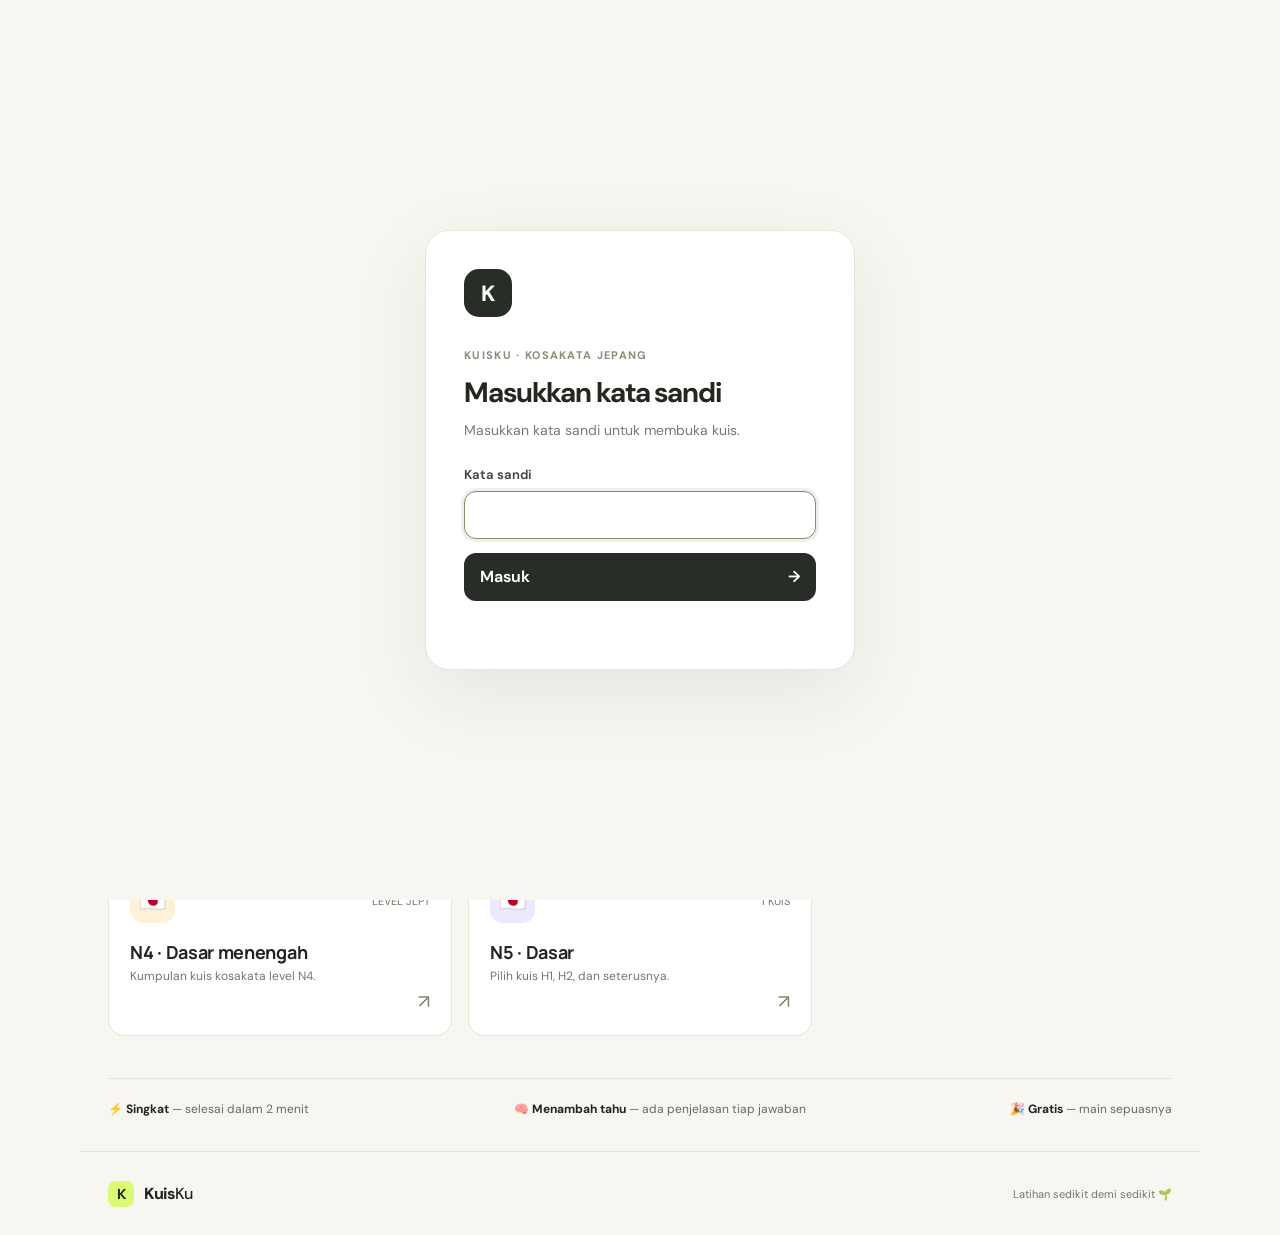
<file: index.html>
<!doctype html>
<html lang="id">
<head>
  <meta charset="utf-8">
  <meta name="viewport" content="width=device-width, initial-scale=1">
  <meta name="theme-color" content="#f7f6f1">
  <meta name="description" content="KuisKu: belajar hal baru lewat kuis singkat yang seru. Pilih topik, jawab pertanyaan, dan tantang temanmu!">
  <title>KuisKu — Belajar sambil main</title>
  <link rel="stylesheet" href="style.css">
  <link rel="stylesheet" href="auth.css">
  <script src="auth.js" defer></script>
</head>
<body>
  <header class="topbar">
    <a class="brand" href="#beranda" aria-label="KuisKu beranda"><span class="brand-mark">K</span><span>Kuis<span class="brand-light">Ku</span></span></a>
    <span class="top-note">Belajar boleh, bosan jangan ✨</span>
  </header>

  <main id="beranda">
    <section class="hero" aria-labelledby="hero-title">
      <div class="hero-copy">
        <span class="eyebrow"><span class="live-dot"></span> LATIHAN BAHASA JEPANG</span>
        <h1 id="hero-title">Belajar sedikit,<br>maju setiap hari<span class="question-mark">.</span></h1>
        <p>Kumpulan kuis kosakata Jepang N3 untuk membantu latihanmu, satu hari demi satu hari.</p>
        <a class="text-link" href="#pilih-kuis">Pilih level JLPT <span aria-hidden="true">↓</span></a>
      </div>
      <div class="hero-art" aria-hidden="true">
        <div class="orbit orbit-one"></div><div class="orbit orbit-two"></div>
        <div class="spark spark-one">✳</div><div class="spark spark-two">✦</div>
        <div class="book">🇯🇵</div><div class="bulb">あ</div>
        <div class="art-tag">LEVEL JLPT<br>N1 – N5</div>
      </div>
    </section>

    <section class="quiz-section" id="pilih-kuis" aria-labelledby="section-title">
      <div class="section-heading">
        <div><span class="eyebrow">KOSAKATA JEPANG</span><h2 id="section-title">Pilih level JLPT</h2></div>
        <span class="small-note">5 level tersedia</span>
      </div>
      <div class="topic-grid" id="topic-grid">
        <a class="topic-card" href="N1/index.html"><span class="topic-top"><span class="topic-icon" style="background:#ffe8ed">🇯🇵</span><span class="topic-count">LEVEL JLPT</span></span><h3>N1 · Mahir</h3><p>Kumpulan kuis kosakata level N1.</p><span class="topic-go" aria-hidden="true">↗</span></a>
        <a class="topic-card" href="N2/index.html"><span class="topic-top"><span class="topic-icon" style="background:#e5efff">🇯🇵</span><span class="topic-count">LEVEL JLPT</span></span><h3>N2 · Menengah atas</h3><p>Kumpulan kuis kosakata level N2.</p><span class="topic-go" aria-hidden="true">↗</span></a>
        <a class="topic-card" href="N3/index.html"><span class="topic-top"><span class="topic-icon" style="background:#e8f5ea">🇯🇵</span><span class="topic-count">2 KUIS</span></span><h3>N3 · Menengah</h3><p>Pilih kuis H1, H2, dan seterusnya.</p><span class="topic-go" aria-hidden="true">↗</span></a>
        <a class="topic-card" href="N4/index.html"><span class="topic-top"><span class="topic-icon" style="background:#fff0d8">🇯🇵</span><span class="topic-count">LEVEL JLPT</span></span><h3>N4 · Dasar menengah</h3><p>Kumpulan kuis kosakata level N4.</p><span class="topic-go" aria-hidden="true">↗</span></a>
        <a class="topic-card" href="N5/index.html"><span class="topic-top"><span class="topic-icon" style="background:#eee8ff">🇯🇵</span><span class="topic-count">1 KUIS</span></span><h3>N5 · Dasar</h3><p>Pilih kuis H1, H2, dan seterusnya.</p><span class="topic-go" aria-hidden="true">↗</span></a>
      </div>
    </section>

    <section class="why-strip" aria-label="Tentang KuisKu">
      <span>⚡ <b>Singkat</b> — selesai dalam 2 menit</span>
      <span>🧠 <b>Menambah tahu</b> — ada penjelasan tiap jawaban</span>
      <span>🎉 <b>Gratis</b> — main sepuasnya</span>
    </section>
  </main>
  <footer><a class="brand footer-brand" href="#beranda"><span class="brand-mark">K</span><span>Kuis<span class="brand-light">Ku</span></span></a><span>Latihan sedikit demi sedikit 🌱</span></footer>
</body>
</html>
</file>
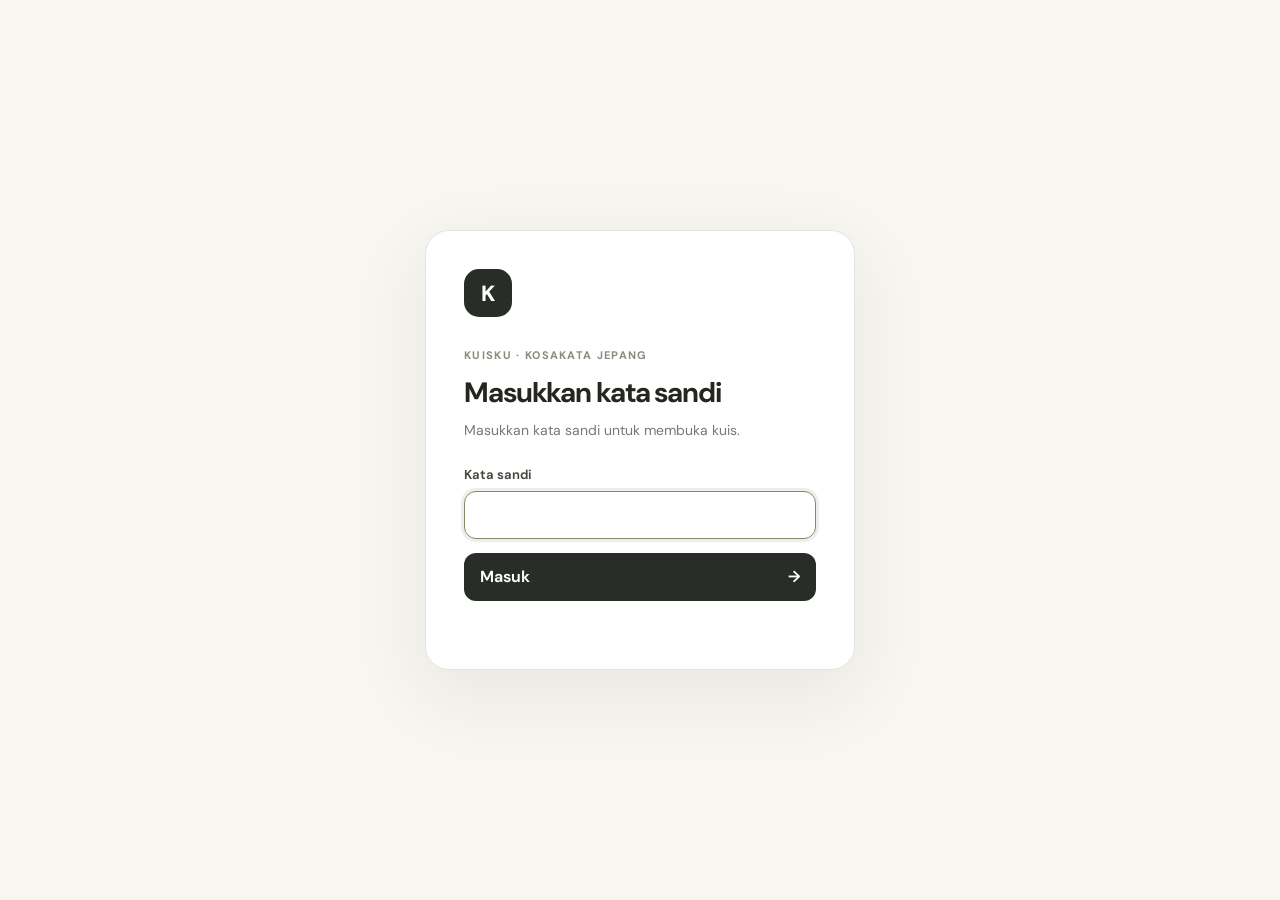
<file: N1/index.html>
<!doctype html><html lang="id"><head><meta charset="utf-8"><meta name="viewport" content="width=device-width, initial-scale=1"><meta name="theme-color" content="#f7f6f1"><title>N1 — KuisKu</title><link rel="stylesheet" href="../style.css"><link rel="stylesheet" href="../auth.css"><script src="../auth.js" defer></script></head><body><header class="topbar"><a class="brand" href="../index.html"><span class="brand-mark">K</span><span>Kuis<span class="brand-light">Ku</span></span></a><a class="top-note" href="../index.html">← Semua level</a></header><main><section class="hero"><div class="hero-copy"><span class="eyebrow">LEVEL JLPT</span><h1>N1<span class="question-mark">.</span></h1><p>Kuis kosakata N1 akan ditambahkan di sini.</p></div></section><section class="quiz-section"><a class="text-link" href="../index.html">← Kembali pilih level</a></section></main><footer><span>Latihan sedikit demi sedikit 🌱</span></footer></body></html>
</file>
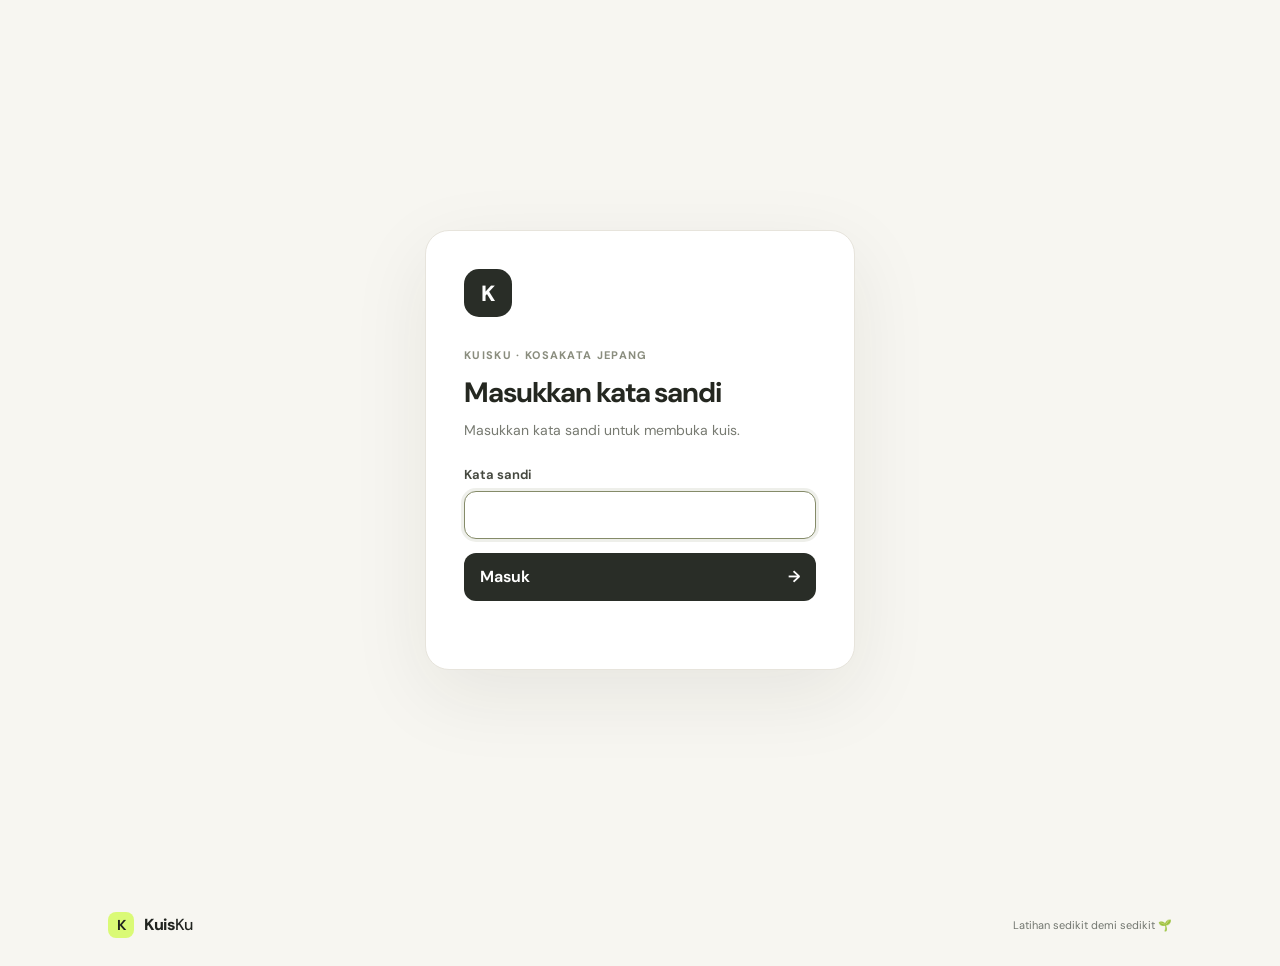
<file: N2/index.html>
<!doctype html><html lang="id"><head><meta charset="utf-8"><meta name="viewport" content="width=device-width, initial-scale=1"><meta name="theme-color" content="#f7f6f1"><meta name="description" content="Pilih kuis kosakata bahasa Jepang JLPT N2."><title>N2 — Pilih kuis | KuisKu</title><link rel="stylesheet" href="../style.css"><link rel="stylesheet" href="../auth.css"><script src="../auth.js" defer></script></head><body><header class="topbar"><a class="brand" href="../index.html"><span class="brand-mark">K</span><span>Kuis<span class="brand-light">Ku</span></span></a><a class="top-note" href="../index.html">← Semua level</a></header><main id="beranda"><section class="hero"><div class="hero-copy"><span class="eyebrow"><span class="live-dot"></span> LEVEL JLPT · MENENGAH ATAS</span><h1>N2<span class="question-mark">.</span></h1><p>Pilih kuis harianmu dan latihan kosakata N2 sedikit demi sedikit.</p></div><div class="hero-art" aria-hidden="true"><div class="orbit orbit-one"></div><div class="orbit orbit-two"></div><div class="spark spark-one">✳</div><div class="spark spark-two">✦</div><div class="book">🇯🇵</div><div class="bulb">あ</div><div class="art-tag">KOSAKATA<br>N2</div></div></section><section class="quiz-section" aria-labelledby="section-title"><div class="section-heading"><div><span class="eyebrow">KOSAKATA JEPANG N2</span><h2 id="section-title">Pilih kuis</h2></div><span class="small-note">1 kuis tersedia</span></div><div class="topic-grid"><a class="topic-card" href="H1.html"><span class="topic-top"><span class="topic-icon" style="background:#e5efff">🇯🇵</span><span class="topic-count">20 PERTANYAAN</span></span><h3>H1 · Kosakata Jepang</h3><p>Latihan arti kosakata bahasa Jepang level N2.</p><span class="topic-go" aria-hidden="true">↗</span></a></div></section></main><footer><a class="brand footer-brand" href="../index.html"><span class="brand-mark">K</span><span>Kuis<span class="brand-light">Ku</span></span></a><span>Latihan sedikit demi sedikit 🌱</span></footer></body></html>
</file>
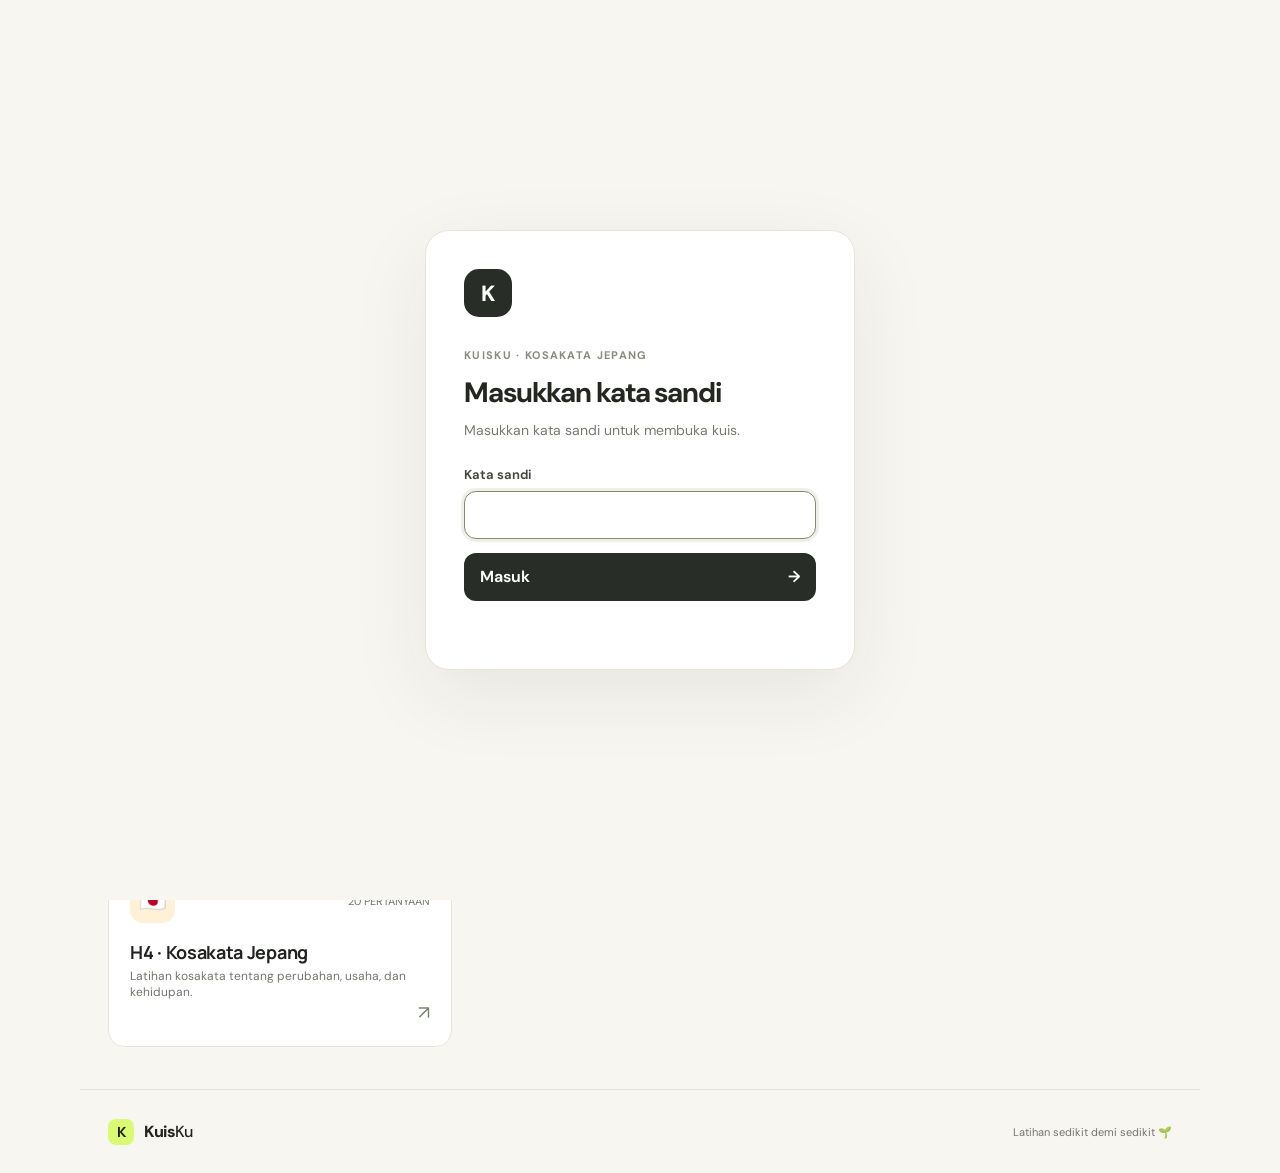
<file: N3/index.html>
<!doctype html>
<html lang="id">
<head><meta charset="utf-8"><meta name="viewport" content="width=device-width, initial-scale=1"><meta name="theme-color" content="#f7f6f1"><meta name="description" content="Pilih kuis kosakata bahasa Jepang JLPT N3."><title>N3 — Pilih kuis | KuisKu</title><link rel="stylesheet" href="../style.css"><link rel="stylesheet" href="../auth.css"><script src="../auth.js" defer></script></head>
<body><header class="topbar"><a class="brand" href="../index.html"><span class="brand-mark">K</span><span>Kuis<span class="brand-light">Ku</span></span></a><a class="top-note" href="../index.html">← Semua level</a></header>
<main id="beranda"><section class="hero"><div class="hero-copy"><span class="eyebrow"><span class="live-dot"></span> LEVEL JLPT · MENENGAH</span><h1>N3<span class="question-mark">.</span></h1><p>Pilih kuis harianmu. Kosakata baru sedikit demi sedikit.</p></div><div class="hero-art" aria-hidden="true"><div class="orbit orbit-one"></div><div class="orbit orbit-two"></div><div class="spark spark-one">✳</div><div class="spark spark-two">✦</div><div class="book">🇯🇵</div><div class="bulb">あ</div><div class="art-tag">KOSAKATA<br>N3</div></div></section>
<section class="quiz-section" aria-labelledby="section-title"><div class="section-heading"><div><span class="eyebrow">KOSAKATA JEPANG N3</span><h2 id="section-title">Pilih kuis</h2></div><span class="small-note">4 kuis tersedia</span></div><div class="topic-grid"><a class="topic-card" href="H1.html"><span class="topic-top"><span class="topic-icon" style="background:#ffe8ed">🇯🇵</span><span class="topic-count">19 PERTANYAAN</span></span><h3>H1 · Kosakata Jepang</h3><p>Latihan arti 19 kata kerja bahasa Jepang.</p><span class="topic-go" aria-hidden="true">↗</span></a><a class="topic-card" href="H2.html"><span class="topic-top"><span class="topic-icon" style="background:#e5efff">🇯🇵</span><span class="topic-count">29 PERTANYAAN</span></span><h3>H2 · Kosakata Jepang</h3><p>Latihan kosakata Jepang untuk hari kedua.</p><span class="topic-go" aria-hidden="true">↗</span></a><a class="topic-card" href="H3.html"><span class="topic-top"><span class="topic-icon" style="background:#e8f5ea">🇯🇵</span><span class="topic-count">19 PERTANYAAN</span></span><h3>H3 · Kosakata Jepang</h3><p>Latihan kosakata kegiatan dan cuaca.</p><span class="topic-go" aria-hidden="true">↗</span></a><a class="topic-card" href="H4.html"><span class="topic-top"><span class="topic-icon" style="background:#fff0d8">🇯🇵</span><span class="topic-count">20 PERTANYAAN</span></span><h3>H4 · Kosakata Jepang</h3><p>Latihan kosakata tentang perubahan, usaha, dan kehidupan.</p><span class="topic-go" aria-hidden="true">↗</span></a></div></section></main>
<footer><a class="brand footer-brand" href="../index.html"><span class="brand-mark">K</span><span>Kuis<span class="brand-light">Ku</span></span></a><span>Latihan sedikit demi sedikit 🌱</span></footer></body></html>
</file>
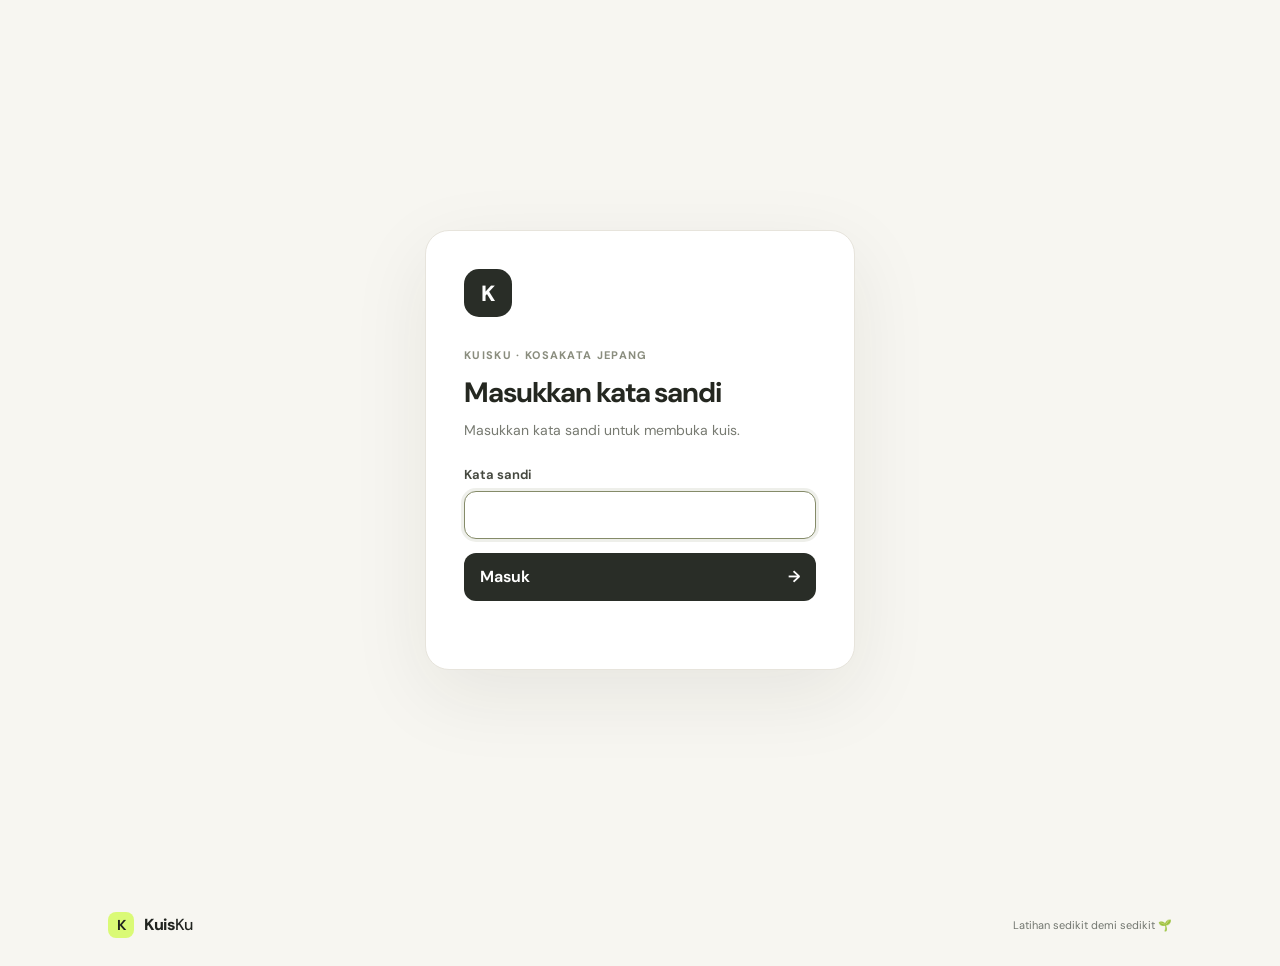
<file: N4/index.html>
<!doctype html><html lang="id"><head><meta charset="utf-8"><meta name="viewport" content="width=device-width, initial-scale=1"><meta name="theme-color" content="#f7f6f1"><meta name="description" content="Pilih kuis kosakata bahasa Jepang JLPT N4."><title>N4 — Pilih kuis | KuisKu</title><link rel="stylesheet" href="../style.css"><link rel="stylesheet" href="../auth.css"><script src="../auth.js" defer></script></head><body><header class="topbar"><a class="brand" href="../index.html"><span class="brand-mark">K</span><span>Kuis<span class="brand-light">Ku</span></span></a><a class="top-note" href="../index.html">← Semua level</a></header><main id="beranda"><section class="hero"><div class="hero-copy"><span class="eyebrow"><span class="live-dot"></span> LEVEL JLPT · DASAR MENENGAH</span><h1>N4<span class="question-mark">.</span></h1><p>Pilih kuis harianmu dan latihan kosakata N4 sedikit demi sedikit.</p></div><div class="hero-art" aria-hidden="true"><div class="orbit orbit-one"></div><div class="orbit orbit-two"></div><div class="spark spark-one">✳</div><div class="spark spark-two">✦</div><div class="book">🇯🇵</div><div class="bulb">あ</div><div class="art-tag">KOSAKATA<br>N4</div></div></section><section class="quiz-section" aria-labelledby="section-title"><div class="section-heading"><div><span class="eyebrow">KOSAKATA JEPANG N4</span><h2 id="section-title">Pilih kuis</h2></div><span class="small-note">2 kuis tersedia</span></div><div class="topic-grid"><a class="topic-card" href="H1.html"><span class="topic-top"><span class="topic-icon" style="background:#fff0d8">🇯🇵</span><span class="topic-count">20 PERTANYAAN</span></span><h3>H1 · Kosakata Jepang</h3><p>Latihan arti 20 kosakata bahasa Jepang level N4.</p><span class="topic-go" aria-hidden="true">↗</span></a><a class="topic-card" href="H2.html"><span class="topic-top"><span class="topic-icon" style="background:#e5efff">🇯🇵</span><span class="topic-count">20 PERTANYAAN</span></span><h3>H2 · Kosakata Jepang</h3><p>Latihan 20 kosakata N4 untuk hari kedua.</p><span class="topic-go" aria-hidden="true">↗</span></a></div></section></main><footer><a class="brand footer-brand" href="../index.html"><span class="brand-mark">K</span><span>Kuis<span class="brand-light">Ku</span></span></a><span>Latihan sedikit demi sedikit 🌱</span></footer></body></html>
</file>
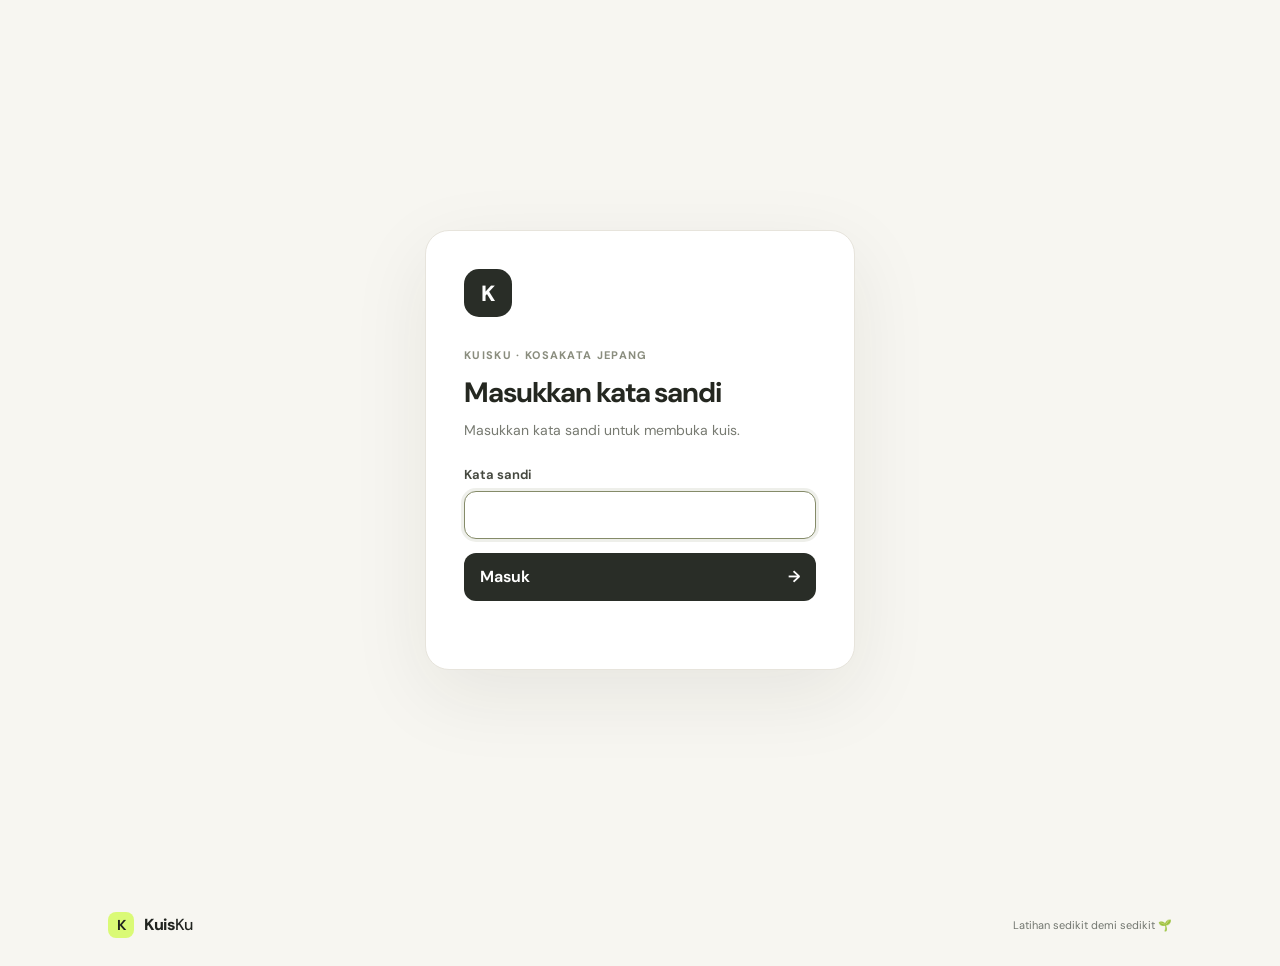
<file: N5/index.html>
<!doctype html>
<html lang="id">
<head><meta charset="utf-8"><meta name="viewport" content="width=device-width, initial-scale=1"><meta name="theme-color" content="#f7f6f1"><meta name="description" content="Pilih kuis kosakata bahasa Jepang JLPT N5."><title>N5 — Pilih kuis | KuisKu</title><link rel="stylesheet" href="../style.css"><link rel="stylesheet" href="../auth.css"><script src="../auth.js" defer></script></head>
<body><header class="topbar"><a class="brand" href="../index.html"><span class="brand-mark">K</span><span>Kuis<span class="brand-light">Ku</span></span></a><a class="top-note" href="../index.html">← Semua level</a></header>
<main id="beranda"><section class="hero"><div class="hero-copy"><span class="eyebrow"><span class="live-dot"></span> LEVEL JLPT · DASAR</span><h1>N5<span class="question-mark">.</span></h1><p>Pilih kuis harianmu. Mulai dari kosakata bahasa Jepang dasar.</p></div><div class="hero-art" aria-hidden="true"><div class="orbit orbit-one"></div><div class="orbit orbit-two"></div><div class="spark spark-one">✳</div><div class="spark spark-two">✦</div><div class="book">🇯🇵</div><div class="bulb">あ</div><div class="art-tag">KOSAKATA<br>N5</div></div></section>
<section class="quiz-section" aria-labelledby="section-title"><div class="section-heading"><div><span class="eyebrow">KOSAKATA JEPANG N5</span><h2 id="section-title">Pilih kuis</h2></div><span class="small-note">2 kuis tersedia</span></div><div class="topic-grid"><a class="topic-card" href="H1.html"><span class="topic-top"><span class="topic-icon" style="background:#e8f5ea">🇯🇵</span><span class="topic-count">20 PERTANYAAN</span></span><h3>H1 · Kosakata Jepang</h3><p>Latihan 20 kosakata dasar bahasa Jepang.</p><span class="topic-go" aria-hidden="true">↗</span></a><a class="topic-card" href="H2.html"><span class="topic-top"><span class="topic-icon" style="background:#e5efff">🇯🇵</span><span class="topic-count">20 PERTANYAAN</span></span><h3>H2 · Kosakata Jepang</h3><p>Latihan kata sifat dan kosakata transportasi.</p><span class="topic-go" aria-hidden="true">↗</span></a></div></section></main>
<footer><a class="brand footer-brand" href="../index.html"><span class="brand-mark">K</span><span>Kuis<span class="brand-light">Ku</span></span></a><span>Latihan sedikit demi sedikit 🌱</span></footer></body></html>
</file>
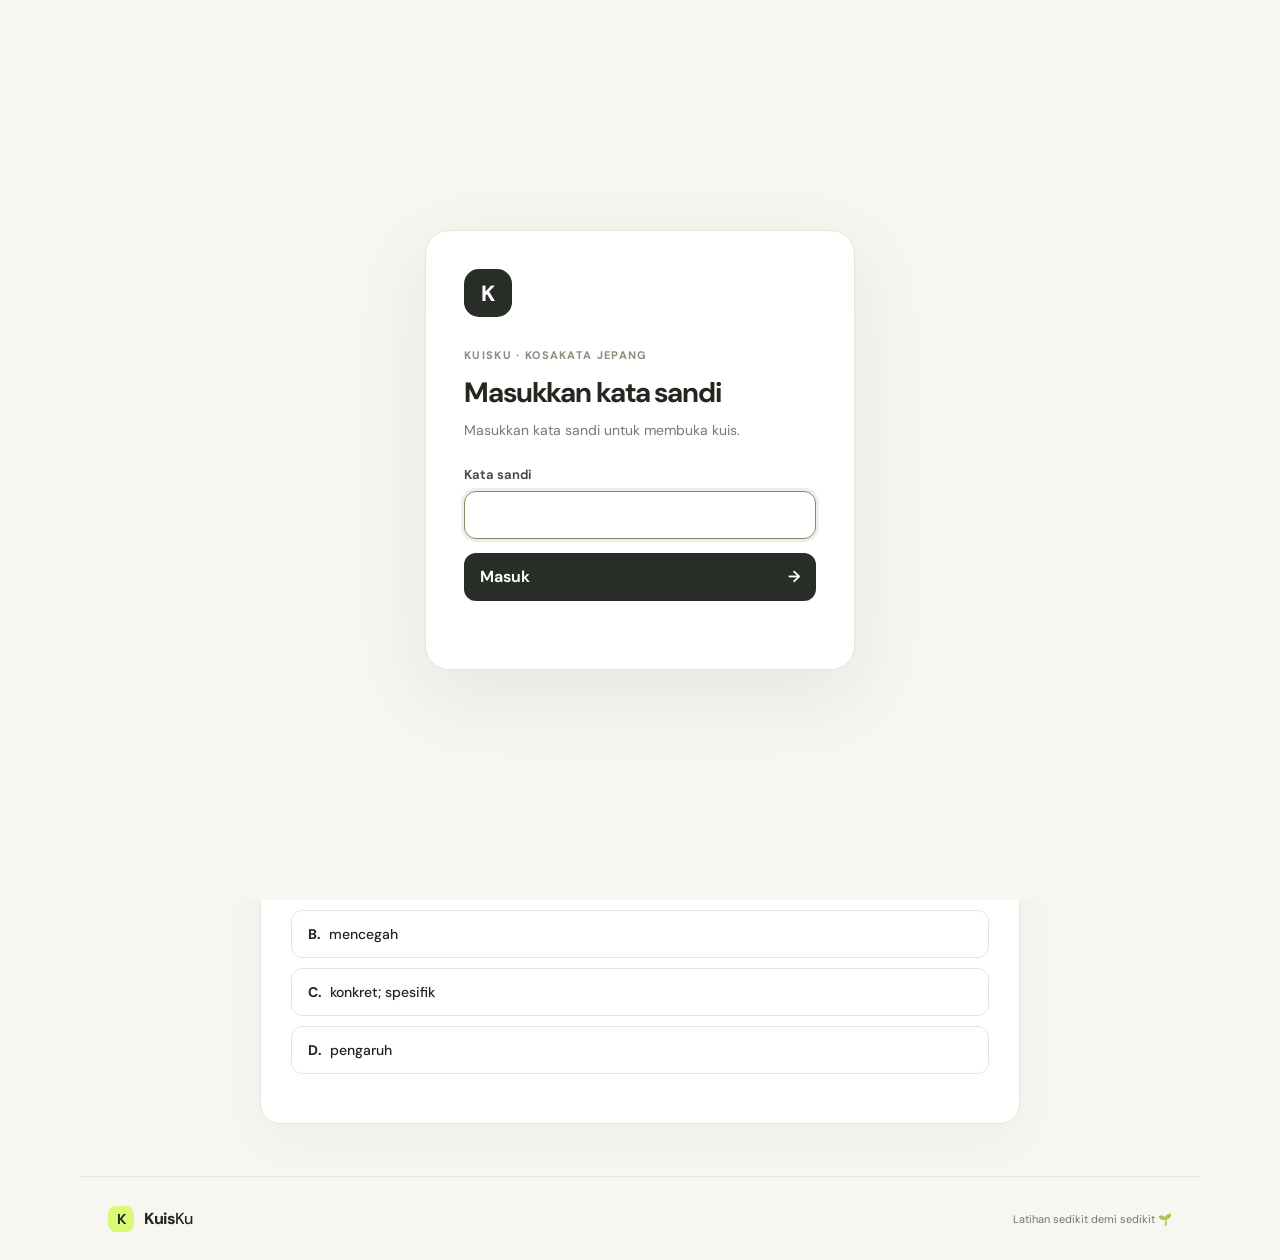
<file: N2/H1.html>
<!doctype html>
<html lang="id">
<head>
  <meta charset="utf-8"><meta name="viewport" content="width=device-width, initial-scale=1">
  <meta name="theme-color" content="#f7f6f1"><meta name="description" content="Kuis N2 H1: latihan 20 kosakata bahasa Jepang.">
  <title>N2 H1 — Kosakata Jepang | KuisKu</title>
  <link rel="stylesheet" href="../style.css"><link rel="stylesheet" href="../auth.css"><script src="../auth.js" defer></script><script src="H1.js" defer></script>
</head>
<body>
  <header class="topbar"><a class="brand" href="../index.html"><span class="brand-mark">K</span><span>Kuis<span class="brand-light">Ku</span></span></a><a class="top-note" href="index.html">← Kembali ke N2</a></header>
  <main id="beranda">
    <section class="hero" aria-labelledby="hero-title">
      <div class="hero-copy"><span class="eyebrow"><span class="live-dot"></span> FOLDER N2 · KOSAKATA HARI 1</span><h1 id="hero-title">H1<span class="question-mark">.</span></h1><p>Latihan 20 kosakata bahasa Jepang. Baca kanji dan hiragananya, lalu pilih arti yang paling tepat.</p><a class="text-link" href="#kuis">Mulai kuis <span aria-hidden="true">↓</span></a></div>
      <div class="hero-art" aria-hidden="true"><div class="orbit orbit-one"></div><div class="orbit orbit-two"></div><div class="spark spark-one">✳</div><div class="spark spark-two">✦</div><div class="book">🇯🇵</div><div class="bulb">あ</div><div class="art-tag">20 KATA<br>BARU</div></div>
    </section>
    <section class="quiz-section" id="kuis" aria-labelledby="quiz-title"><div class="section-heading"><div><span class="eyebrow">KOSAKATA JEPANG N2</span><h2 id="quiz-title">Kuis H1</h2></div><span class="small-note">20 pertanyaan</span></div><div class="quiz-panel" id="quiz-panel" aria-live="polite"></div></section>
  </main>
  <footer><a class="brand footer-brand" href="../index.html"><span class="brand-mark">K</span><span>Kuis<span class="brand-light">Ku</span></span></a><span>Latihan sedikit demi sedikit 🌱</span></footer>
</body>
</html>
</file>
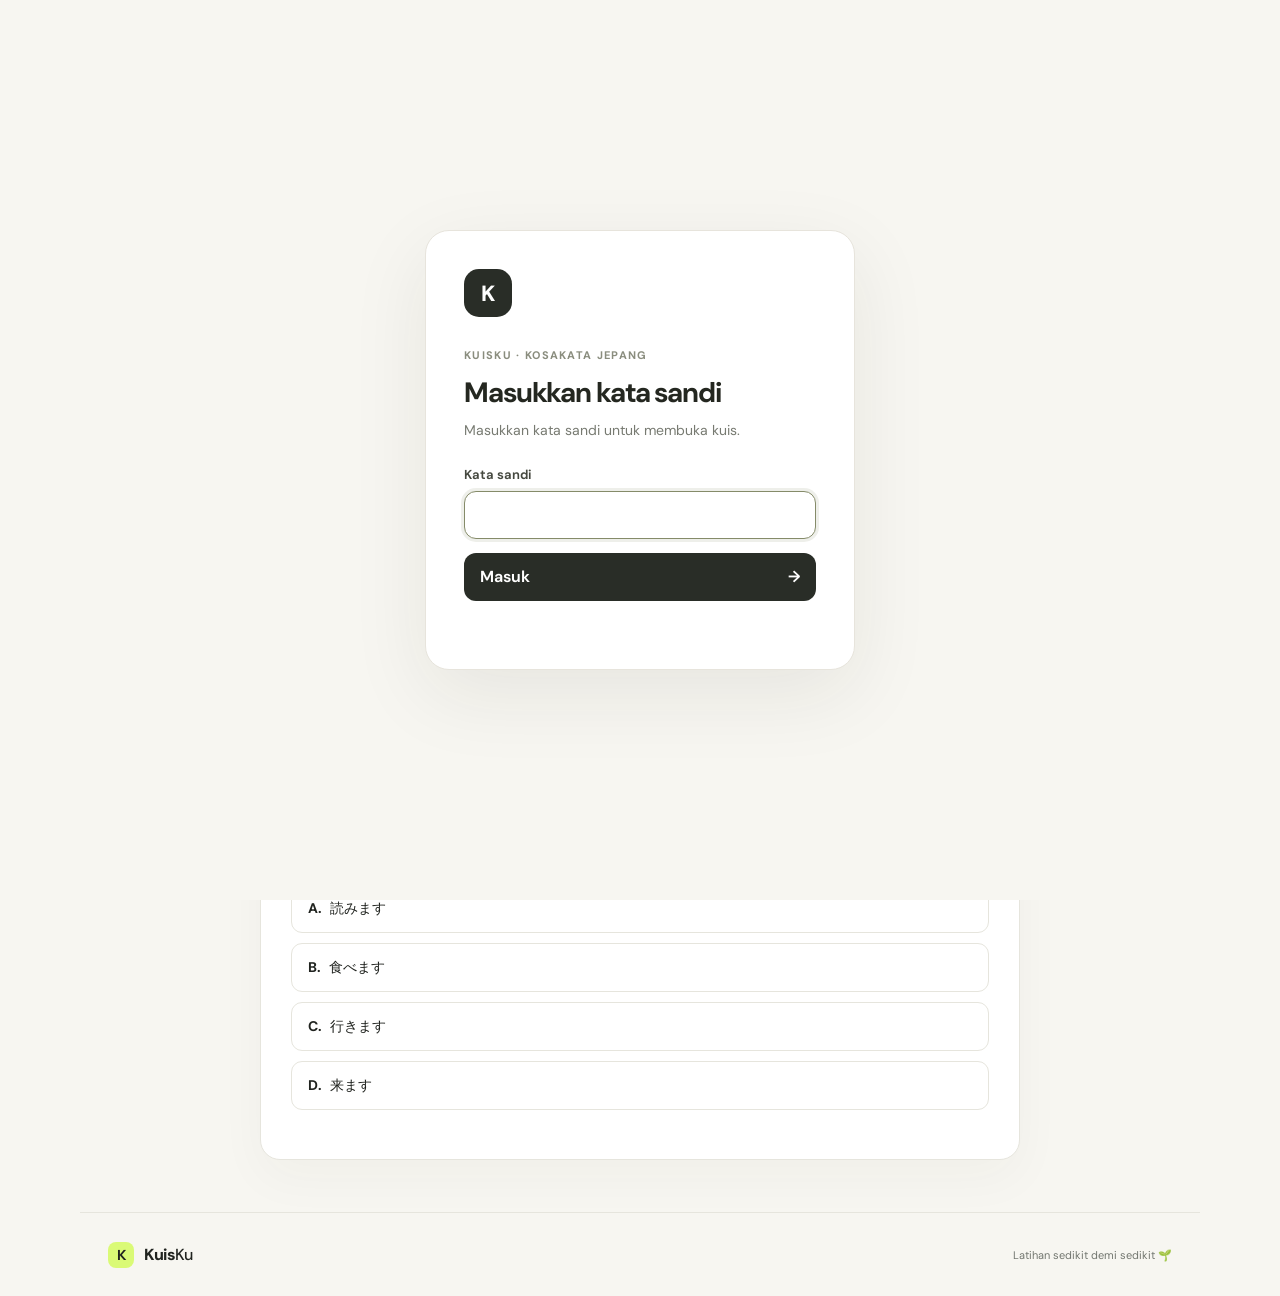
<file: N3/H1.html>
<!doctype html>
<html lang="id">
<head>
  <meta charset="utf-8"><meta name="viewport" content="width=device-width, initial-scale=1">
  <meta name="theme-color" content="#f7f6f1"><meta name="description" content="Kuis H1: latihan kosakata bahasa Jepang N3.">
  <title>H1 — Kosakata Jepang N3 | KuisKu</title>
  <link rel="stylesheet" href="../style.css"><link rel="stylesheet" href="../auth.css"><script src="../auth.js" defer></script><script src="H1.js" defer></script><script src="../quiz-engine.js" defer></script>
</head>
<body>
  <header class="topbar"><a class="brand" href="../index.html"><span class="brand-mark">K</span><span>Kuis<span class="brand-light">Ku</span></span></a><a class="top-note" href="index.html">← Kembali ke N3</a></header>
  <main id="beranda">
    <section class="hero" aria-labelledby="hero-title">
      <div class="hero-copy"><span class="eyebrow"><span class="live-dot"></span> FOLDER N3 · KOSAKATA HARI 1</span><h1 id="hero-title">H1<span class="question-mark">.</span></h1><p>Latihan 19 kosakata bahasa Jepang. Baca kanji dan hiragananya, lalu pilih arti yang paling tepat.</p><a class="text-link" href="#kuis">Mulai kuis <span aria-hidden="true">↓</span></a></div>
      <div class="hero-art" aria-hidden="true"><div class="orbit orbit-one"></div><div class="orbit orbit-two"></div><div class="spark spark-one">✳</div><div class="spark spark-two">✦</div><div class="book">🇯🇵</div><div class="bulb">あ</div><div class="art-tag">19 KATA<br>BARU</div></div>
    </section>
    <section class="quiz-section" id="kuis" aria-labelledby="quiz-title"><div class="section-heading"><div><span class="eyebrow">KOSAKATA JEPANG N3</span><h2 id="quiz-title">Kuis H1</h2></div><span class="small-note">19 pertanyaan</span></div><div class="quiz-panel" id="quiz-panel" aria-live="polite"></div></section>
  </main>
  <footer><a class="brand footer-brand" href="../index.html"><span class="brand-mark">K</span><span>Kuis<span class="brand-light">Ku</span></span></a><span>Latihan sedikit demi sedikit 🌱</span></footer>
</body>
</html>
</file>
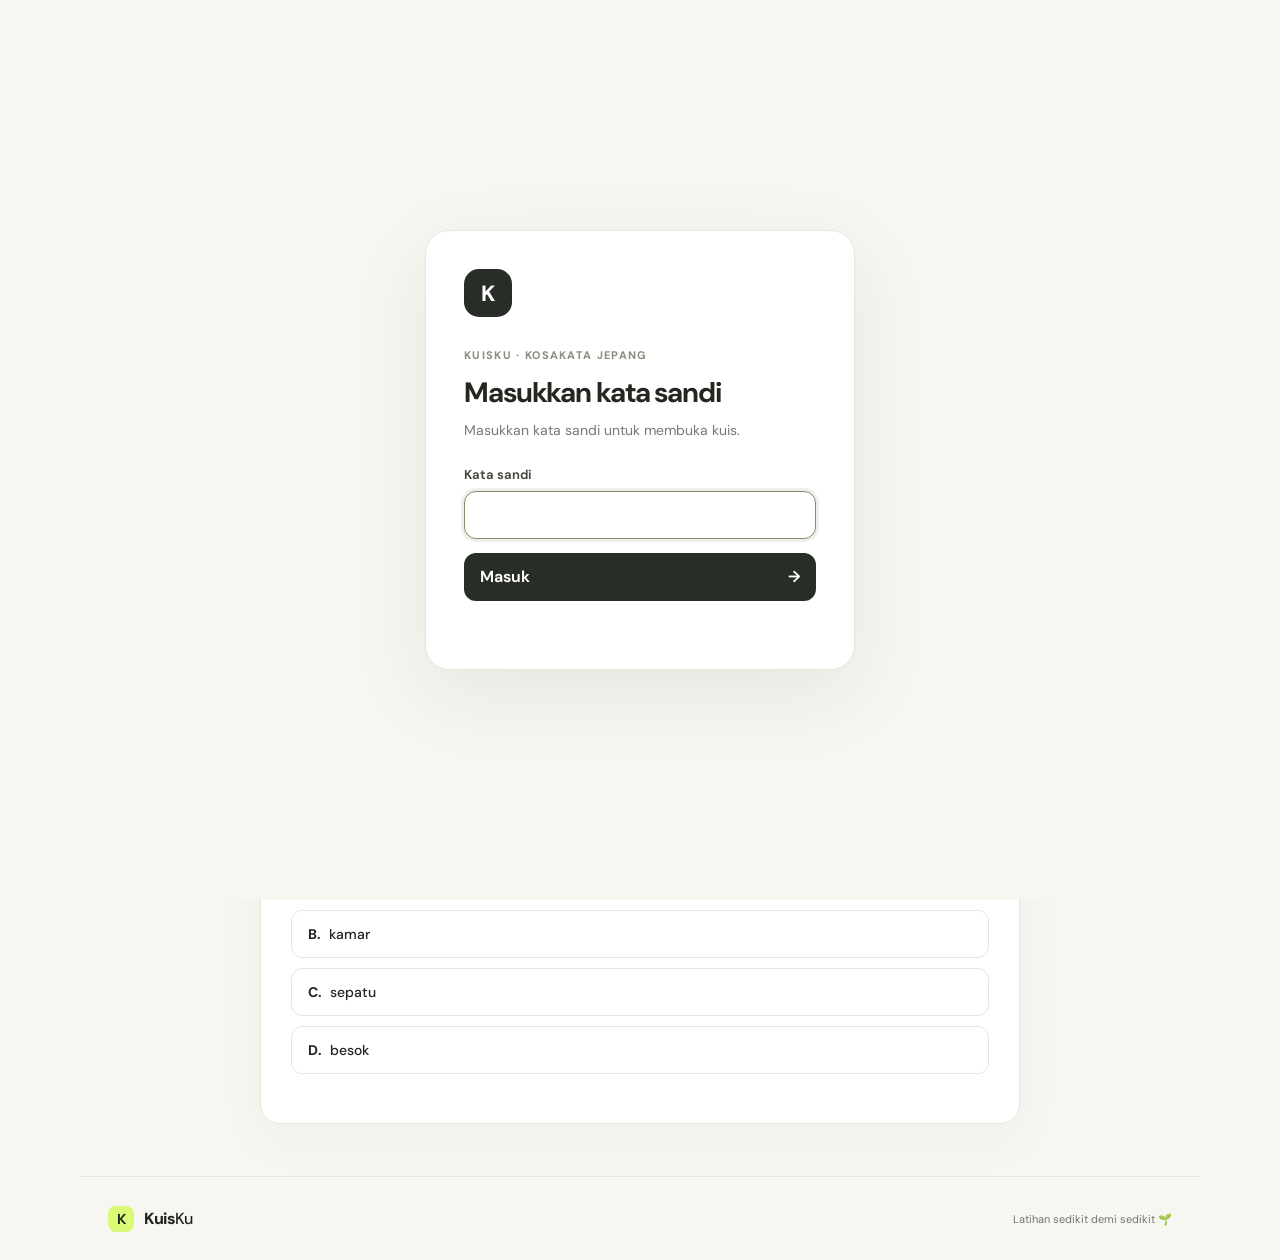
<file: N3/H2.html>
<!doctype html>
<html lang="id">
<head>
  <meta charset="utf-8"><meta name="viewport" content="width=device-width, initial-scale=1">
  <meta name="theme-color" content="#f7f6f1"><meta name="description" content="Kuis H2: latihan kosakata bahasa Jepang N3.">
  <title>H2 — Kosakata Jepang N3 | KuisKu</title>
  <link rel="stylesheet" href="../style.css"><link rel="stylesheet" href="../auth.css"><script src="../auth.js" defer></script><script src="H2.js" defer></script><script src="../quiz-engine.js" defer></script>
</head>
<body>
  <header class="topbar"><a class="brand" href="../index.html"><span class="brand-mark">K</span><span>Kuis<span class="brand-light">Ku</span></span></a><a class="top-note" href="index.html">← Kembali ke N3</a></header>
  <main id="beranda">
    <section class="hero" aria-labelledby="hero-title">
      <div class="hero-copy"><span class="eyebrow"><span class="live-dot"></span> FOLDER N3 · KOSAKATA HARI 2</span><h1 id="hero-title">H2<span class="question-mark">.</span></h1><p>Latihan 29 kosakata bahasa Jepang. Baca kanji dan hiragananya, lalu pilih arti yang paling tepat.</p><a class="text-link" href="#kuis">Mulai kuis <span aria-hidden="true">↓</span></a></div>
      <div class="hero-art" aria-hidden="true"><div class="orbit orbit-one"></div><div class="orbit orbit-two"></div><div class="spark spark-one">✳</div><div class="spark spark-two">✦</div><div class="book">🇯🇵</div><div class="bulb">あ</div><div class="art-tag">29 KATA<br>BARU</div></div>
    </section>
    <section class="quiz-section" id="kuis" aria-labelledby="quiz-title"><div class="section-heading"><div><span class="eyebrow">KOSAKATA JEPANG N3</span><h2 id="quiz-title">Kuis H2</h2></div><span class="small-note">29 pertanyaan</span></div><div class="quiz-panel" id="quiz-panel" aria-live="polite"></div></section>
  </main>
  <footer><a class="brand footer-brand" href="../index.html"><span class="brand-mark">K</span><span>Kuis<span class="brand-light">Ku</span></span></a><span>Latihan sedikit demi sedikit 🌱</span></footer>
</body>
</html>
</file>
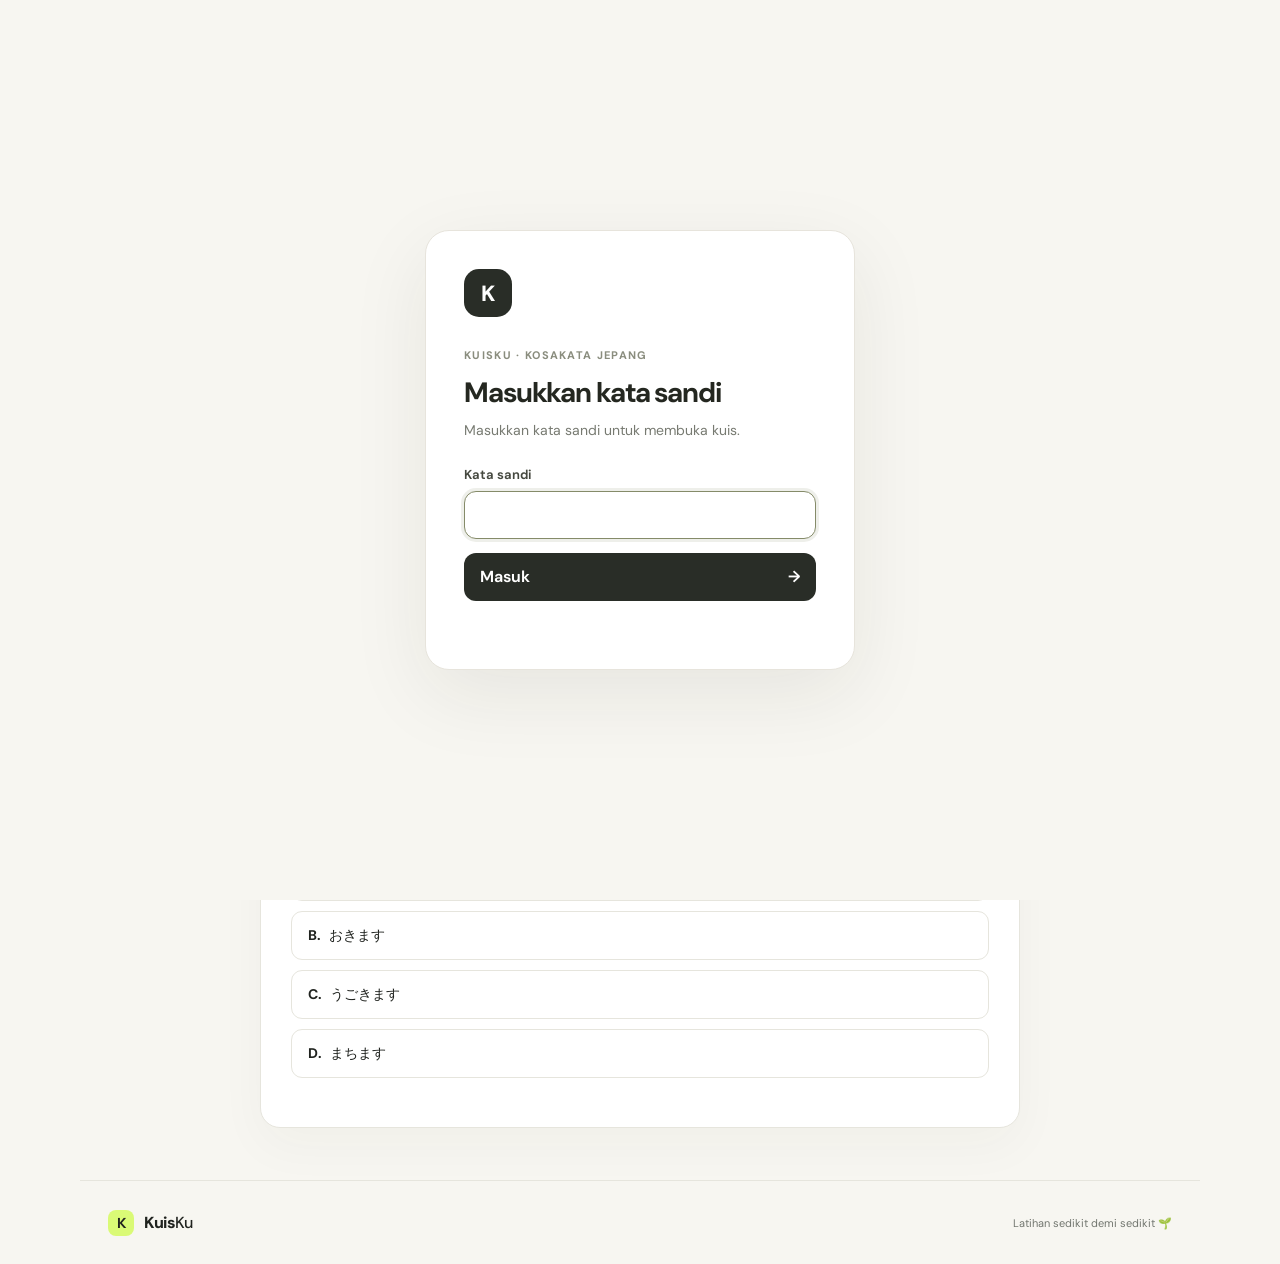
<file: N3/H3.html>
<!doctype html>
<html lang="id">
<head>
  <meta charset="utf-8"><meta name="viewport" content="width=device-width, initial-scale=1">
  <meta name="theme-color" content="#f7f6f1"><meta name="description" content="Kuis N3 H3: latihan 19 kosakata bahasa Jepang.">
  <title>N3 H3 — Kosakata Jepang | KuisKu</title>
  <link rel="stylesheet" href="../style.css"><link rel="stylesheet" href="../auth.css"><script src="../auth.js" defer></script><script src="H3.js" defer></script><script src="../quiz-engine.js" defer></script>
</head>
<body>
  <header class="topbar"><a class="brand" href="../index.html"><span class="brand-mark">K</span><span>Kuis<span class="brand-light">Ku</span></span></a><a class="top-note" href="index.html">← Kembali ke N3</a></header>
  <main id="beranda">
    <section class="hero" aria-labelledby="hero-title">
      <div class="hero-copy"><span class="eyebrow"><span class="live-dot"></span> FOLDER N3 · KOSAKATA HARI 3</span><h1 id="hero-title">H3<span class="question-mark">.</span></h1><p>Latihan 19 kosakata bahasa Jepang. Baca kanji dan hiragananya, lalu pilih arti yang paling tepat.</p><a class="text-link" href="#kuis">Mulai kuis <span aria-hidden="true">↓</span></a></div>
      <div class="hero-art" aria-hidden="true"><div class="orbit orbit-one"></div><div class="orbit orbit-two"></div><div class="spark spark-one">✳</div><div class="spark spark-two">✦</div><div class="book">🇯🇵</div><div class="bulb">あ</div><div class="art-tag">19 KATA<br>BARU</div></div>
    </section>
    <section class="quiz-section" id="kuis" aria-labelledby="quiz-title"><div class="section-heading"><div><span class="eyebrow">KOSAKATA JEPANG N3</span><h2 id="quiz-title">Kuis H3</h2></div><span class="small-note">19 pertanyaan</span></div><div class="quiz-panel" id="quiz-panel" aria-live="polite"></div></section>
  </main>
  <footer><a class="brand footer-brand" href="../index.html"><span class="brand-mark">K</span><span>Kuis<span class="brand-light">Ku</span></span></a><span>Latihan sedikit demi sedikit 🌱</span></footer>
</body>
</html>
</file>
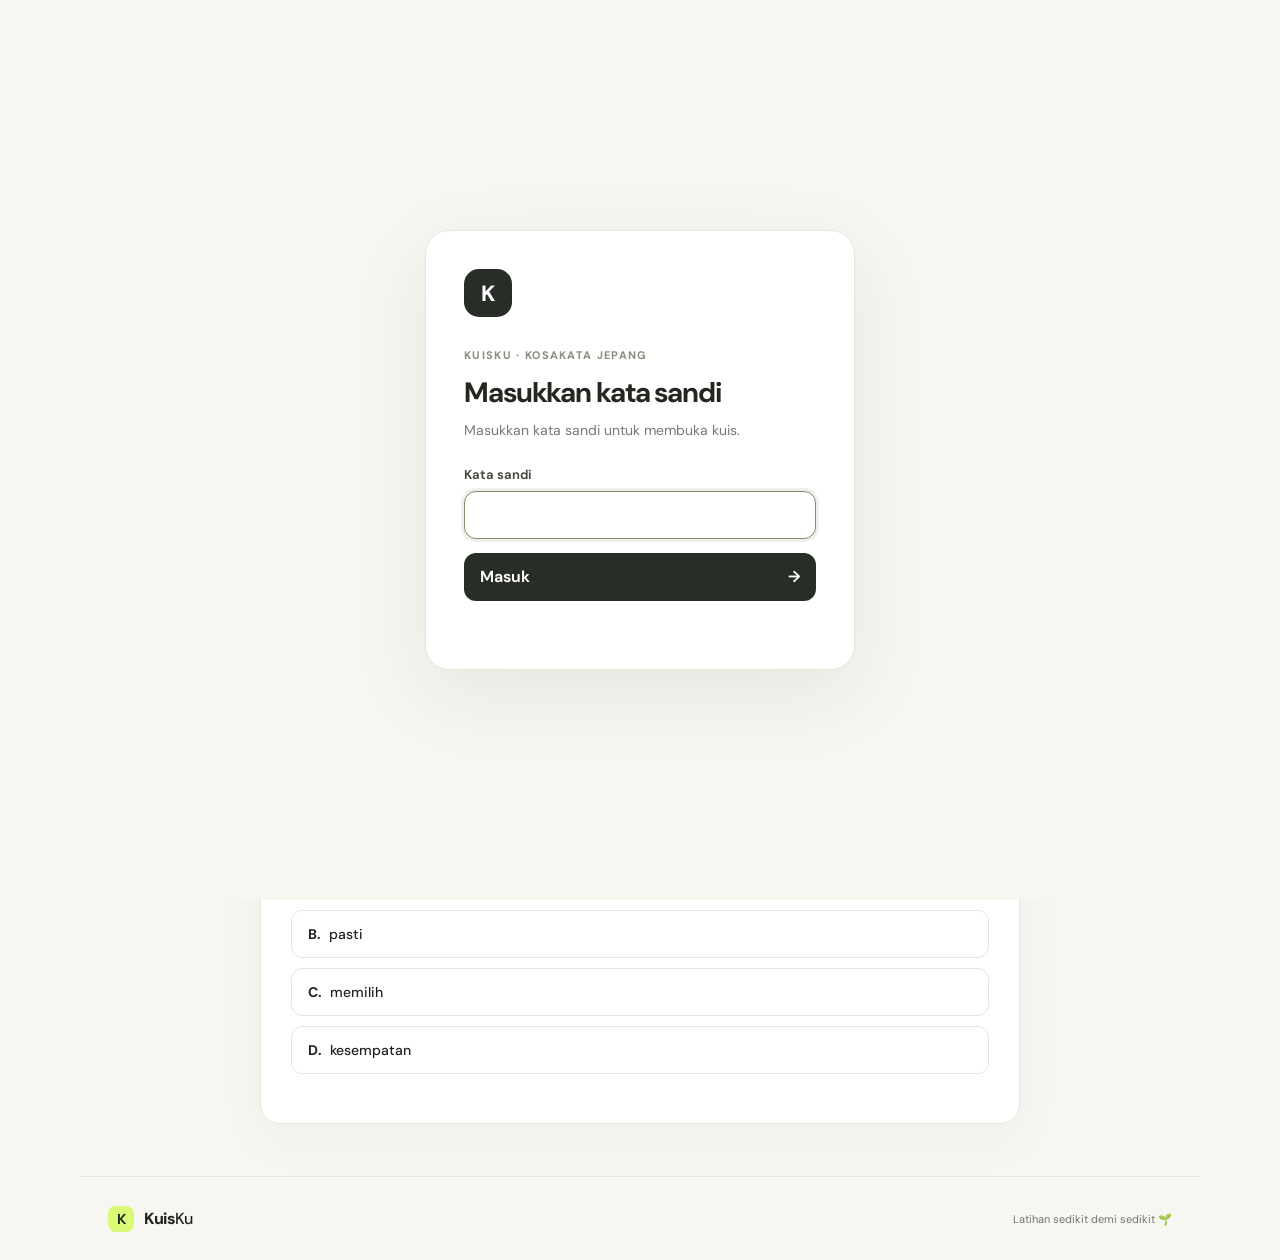
<file: N3/H4.html>
<!doctype html>
<html lang="id">
<head>
  <meta charset="utf-8"><meta name="viewport" content="width=device-width, initial-scale=1">
  <meta name="theme-color" content="#f7f6f1"><meta name="description" content="Kuis N3 H4: latihan 20 kosakata bahasa Jepang.">
  <title>N3 H4 — Kosakata Jepang | KuisKu</title>
  <link rel="stylesheet" href="../style.css"><link rel="stylesheet" href="../auth.css"><script src="../auth.js" defer></script><script src="H4.js" defer></script><script src="../quiz-engine.js" defer></script>
</head>
<body>
  <header class="topbar"><a class="brand" href="../index.html"><span class="brand-mark">K</span><span>Kuis<span class="brand-light">Ku</span></span></a><a class="top-note" href="index.html">← Kembali ke N3</a></header>
  <main id="beranda">
    <section class="hero" aria-labelledby="hero-title">
      <div class="hero-copy"><span class="eyebrow"><span class="live-dot"></span> FOLDER N3 · KOSAKATA HARI 4</span><h1 id="hero-title">H4<span class="question-mark">.</span></h1><p>Latihan 20 kosakata bahasa Jepang. Baca kanji dan hiragananya, lalu pilih arti yang paling tepat.</p><a class="text-link" href="#kuis">Mulai kuis <span aria-hidden="true">↓</span></a></div>
      <div class="hero-art" aria-hidden="true"><div class="orbit orbit-one"></div><div class="orbit orbit-two"></div><div class="spark spark-one">✳</div><div class="spark spark-two">✦</div><div class="book">🇯🇵</div><div class="bulb">あ</div><div class="art-tag">20 KATA<br>BARU</div></div>
    </section>
    <section class="quiz-section" id="kuis" aria-labelledby="quiz-title"><div class="section-heading"><div><span class="eyebrow">KOSAKATA JEPANG N3</span><h2 id="quiz-title">Kuis H4</h2></div><span class="small-note">20 pertanyaan</span></div><div class="quiz-panel" id="quiz-panel" aria-live="polite"></div></section>
  </main>
  <footer><a class="brand footer-brand" href="../index.html"><span class="brand-mark">K</span><span>Kuis<span class="brand-light">Ku</span></span></a><span>Latihan sedikit demi sedikit 🌱</span></footer>
</body>
</html>
</file>
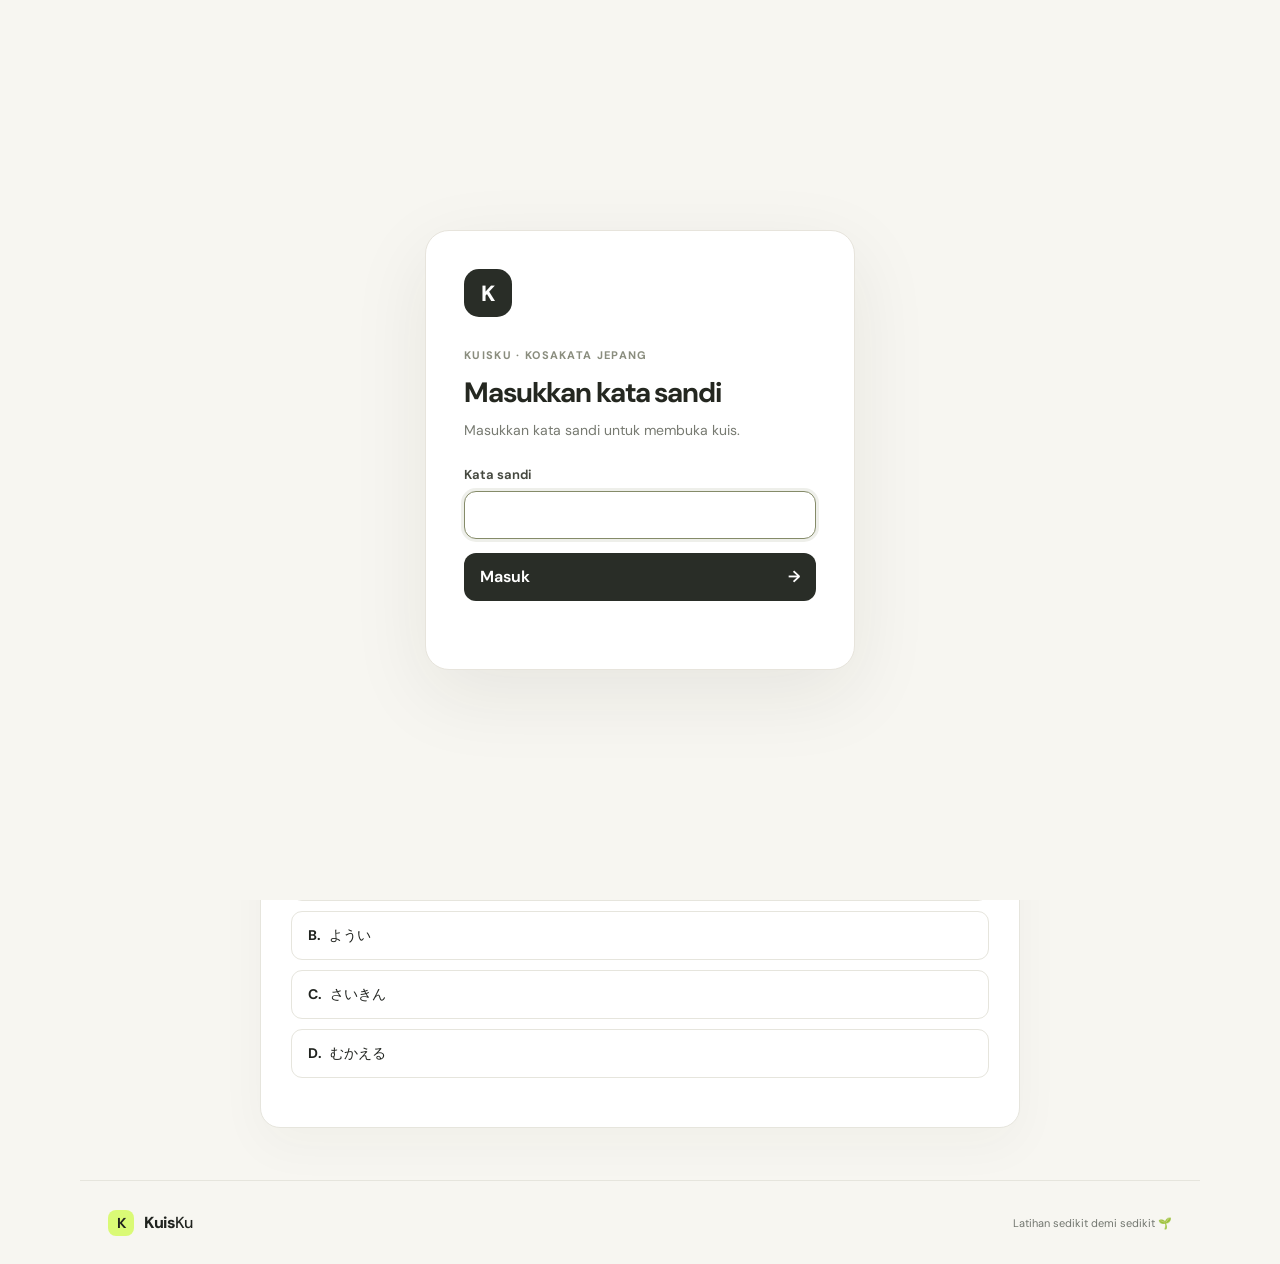
<file: N4/H1.html>
<!doctype html>
<html lang="id">
<head>
  <meta charset="utf-8"><meta name="viewport" content="width=device-width, initial-scale=1">
  <meta name="theme-color" content="#f7f6f1"><meta name="description" content="Kuis N4 H1: latihan 20 kosakata bahasa Jepang.">
  <title>N4 H1 — Kosakata Jepang | KuisKu</title>
  <link rel="stylesheet" href="../style.css"><link rel="stylesheet" href="../auth.css"><script src="../auth.js" defer></script><script src="H1.js" defer></script><script src="../quiz-engine.js" defer></script>
</head>
<body>
  <header class="topbar"><a class="brand" href="../index.html"><span class="brand-mark">K</span><span>Kuis<span class="brand-light">Ku</span></span></a><a class="top-note" href="index.html">← Kembali ke N4</a></header>
  <main id="beranda">
    <section class="hero" aria-labelledby="hero-title">
      <div class="hero-copy"><span class="eyebrow"><span class="live-dot"></span> FOLDER N4 · KOSAKATA HARI 1</span><h1 id="hero-title">H1<span class="question-mark">.</span></h1><p>Latihan 20 kosakata bahasa Jepang. Baca kanji dan hiragananya, lalu pilih arti yang paling tepat.</p><a class="text-link" href="#kuis">Mulai kuis <span aria-hidden="true">↓</span></a></div>
      <div class="hero-art" aria-hidden="true"><div class="orbit orbit-one"></div><div class="orbit orbit-two"></div><div class="spark spark-one">✳</div><div class="spark spark-two">✦</div><div class="book">🇯🇵</div><div class="bulb">あ</div><div class="art-tag">20 KATA<br>BARU</div></div>
    </section>
    <section class="quiz-section" id="kuis" aria-labelledby="quiz-title"><div class="section-heading"><div><span class="eyebrow">KOSAKATA JEPANG N4</span><h2 id="quiz-title">Kuis H1</h2></div><span class="small-note">20 pertanyaan</span></div><div class="quiz-panel" id="quiz-panel" aria-live="polite"></div></section>
  </main>
  <footer><a class="brand footer-brand" href="../index.html"><span class="brand-mark">K</span><span>Kuis<span class="brand-light">Ku</span></span></a><span>Latihan sedikit demi sedikit 🌱</span></footer>
</body>
</html>
</file>
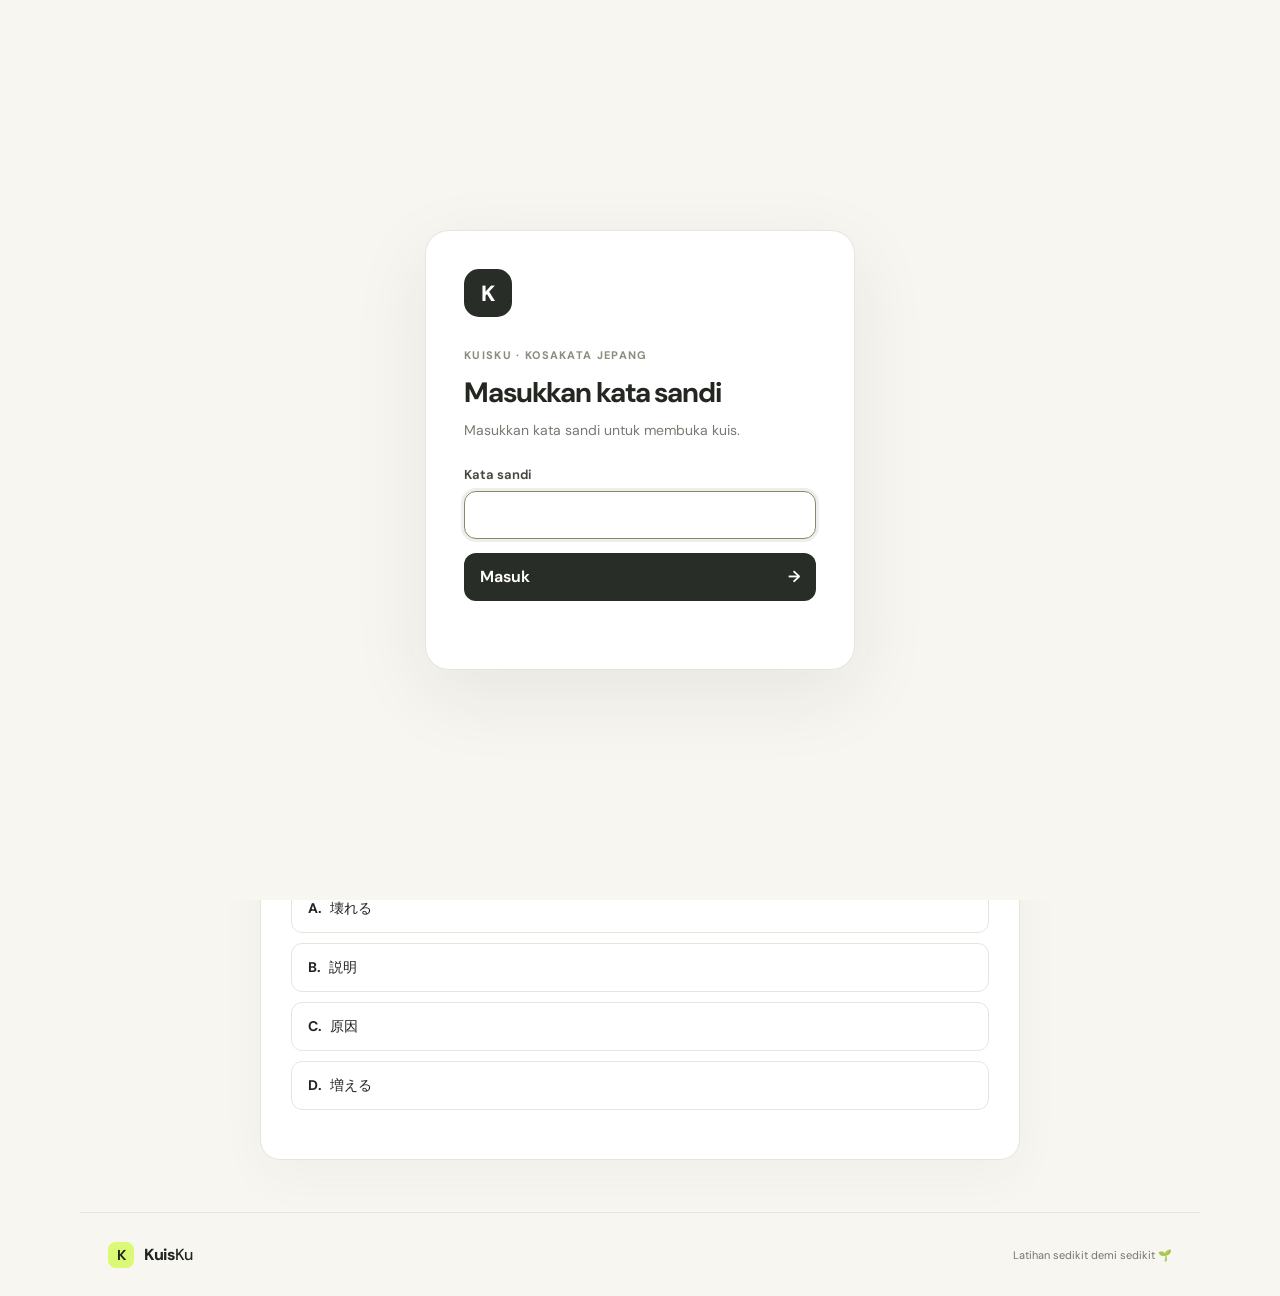
<file: N4/H2.html>
<!doctype html>
<html lang="id">
<head>
  <meta charset="utf-8"><meta name="viewport" content="width=device-width, initial-scale=1">
  <meta name="theme-color" content="#f7f6f1"><meta name="description" content="Kuis N4 H2: latihan 20 kosakata bahasa Jepang.">
  <title>N4 H2 — Kosakata Jepang | KuisKu</title>
  <link rel="stylesheet" href="../style.css"><link rel="stylesheet" href="../auth.css"><script src="../auth.js" defer></script><script src="H2.js" defer></script><script src="../quiz-engine.js" defer></script>
</head>
<body>
  <header class="topbar"><a class="brand" href="../index.html"><span class="brand-mark">K</span><span>Kuis<span class="brand-light">Ku</span></span></a><a class="top-note" href="index.html">← Kembali ke N4</a></header>
  <main id="beranda">
    <section class="hero" aria-labelledby="hero-title">
      <div class="hero-copy"><span class="eyebrow"><span class="live-dot"></span> FOLDER N4 · KOSAKATA HARI 2</span><h1 id="hero-title">H1<span class="question-mark">.</span></h1><p>Latihan 20 kosakata bahasa Jepang. Baca kanji dan hiragananya, lalu pilih arti yang paling tepat.</p><a class="text-link" href="#kuis">Mulai kuis <span aria-hidden="true">↓</span></a></div>
      <div class="hero-art" aria-hidden="true"><div class="orbit orbit-one"></div><div class="orbit orbit-two"></div><div class="spark spark-one">✳</div><div class="spark spark-two">✦</div><div class="book">🇯🇵</div><div class="bulb">あ</div><div class="art-tag">20 KATA<br>BARU</div></div>
    </section>
    <section class="quiz-section" id="kuis" aria-labelledby="quiz-title"><div class="section-heading"><div><span class="eyebrow">KOSAKATA JEPANG N4</span><h2 id="quiz-title">Kuis H2</h2></div><span class="small-note">20 pertanyaan</span></div><div class="quiz-panel" id="quiz-panel" aria-live="polite"></div></section>
  </main>
  <footer><a class="brand footer-brand" href="../index.html"><span class="brand-mark">K</span><span>Kuis<span class="brand-light">Ku</span></span></a><span>Latihan sedikit demi sedikit 🌱</span></footer>
</body>
</html>
</file>
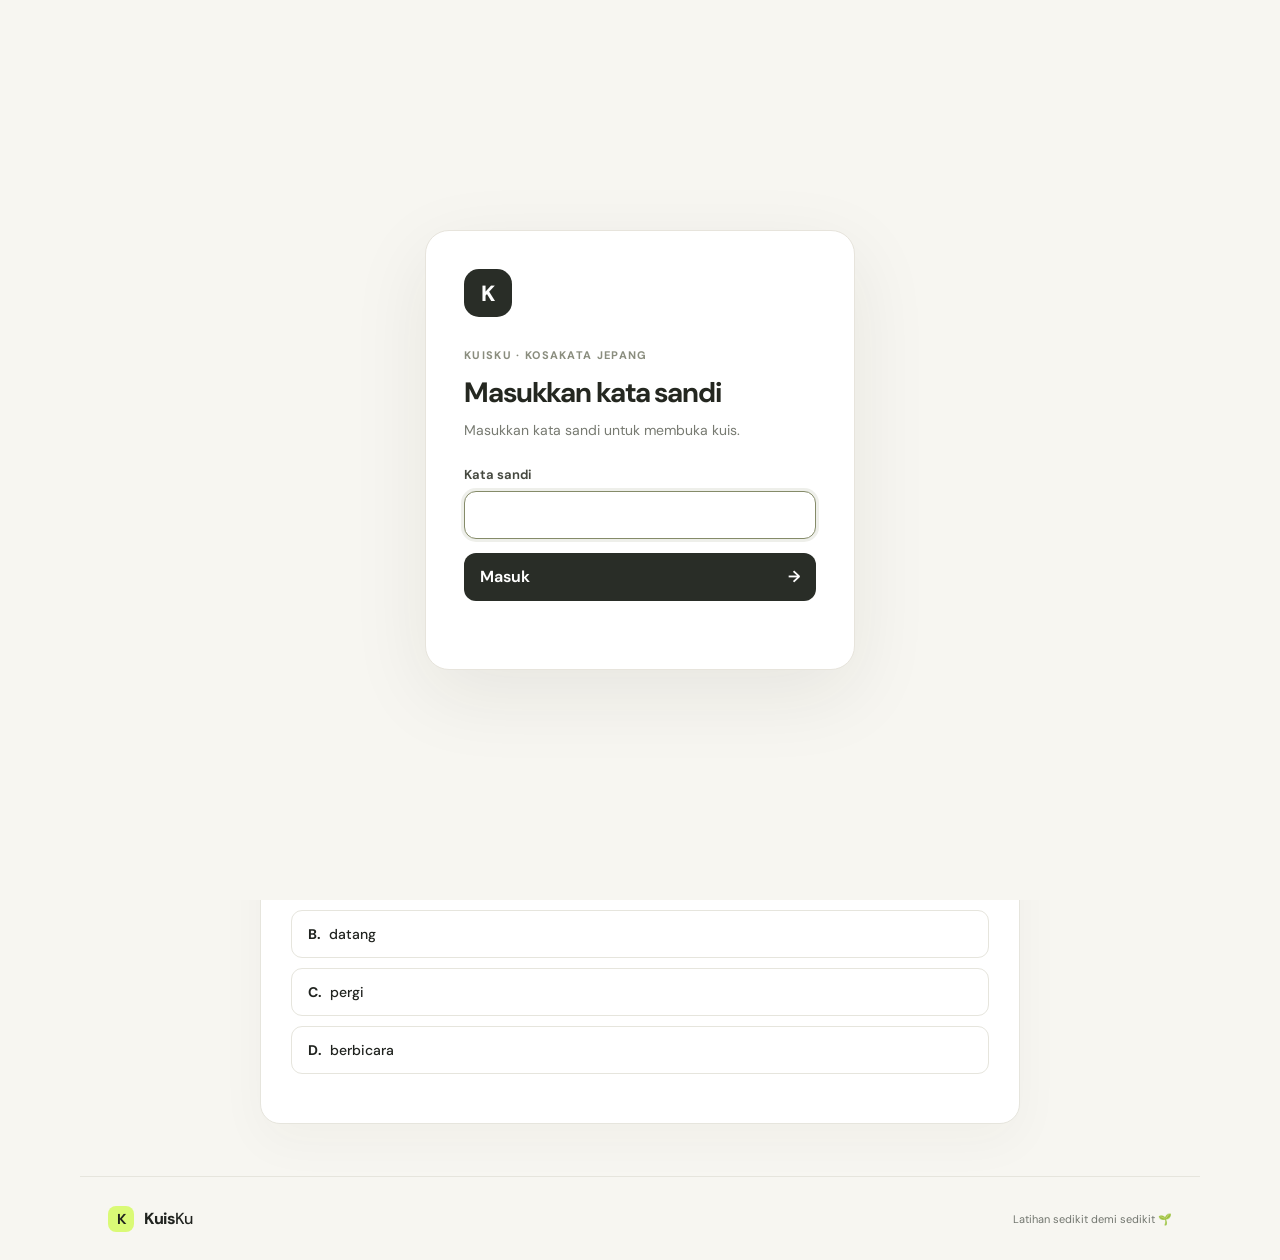
<file: N5/H1.html>
<!doctype html>
<html lang="id">
<head>
  <meta charset="utf-8"><meta name="viewport" content="width=device-width, initial-scale=1">
  <meta name="theme-color" content="#f7f6f1"><meta name="description" content="Kuis N5 H1: latihan 20 kosakata bahasa Jepang dasar.">
  <title>N5 H1 — Kosakata Jepang | KuisKu</title>
  <link rel="stylesheet" href="../style.css"><link rel="stylesheet" href="../auth.css"><script src="../auth.js" defer></script><script src="H1.js" defer></script><script src="../quiz-engine.js" defer></script>
</head>
<body>
  <header class="topbar"><a class="brand" href="../index.html"><span class="brand-mark">K</span><span>Kuis<span class="brand-light">Ku</span></span></a><a class="top-note" href="index.html">← Kembali ke N5</a></header>
  <main id="beranda">
    <section class="hero" aria-labelledby="hero-title">
      <div class="hero-copy"><span class="eyebrow"><span class="live-dot"></span> FOLDER N5 · KOSAKATA HARI 1</span><h1 id="hero-title">H1<span class="question-mark">.</span></h1><p>Latihan 20 kosakata bahasa Jepang dasar. Baca kanji dan hiragananya, lalu pilih arti yang paling tepat.</p><a class="text-link" href="#kuis">Mulai kuis <span aria-hidden="true">↓</span></a></div>
      <div class="hero-art" aria-hidden="true"><div class="orbit orbit-one"></div><div class="orbit orbit-two"></div><div class="spark spark-one">✳</div><div class="spark spark-two">✦</div><div class="book">🇯🇵</div><div class="bulb">あ</div><div class="art-tag">20 KATA<br>BARU</div></div>
    </section>
    <section class="quiz-section" id="kuis" aria-labelledby="quiz-title"><div class="section-heading"><div><span class="eyebrow">KOSAKATA JEPANG N5</span><h2 id="quiz-title">Kuis H1</h2></div><span class="small-note">20 pertanyaan</span></div><div class="quiz-panel" id="quiz-panel" aria-live="polite"></div></section>
  </main>
  <footer><a class="brand footer-brand" href="../index.html"><span class="brand-mark">K</span><span>Kuis<span class="brand-light">Ku</span></span></a><span>Latihan sedikit demi sedikit 🌱</span></footer>
</body>
</html>
</file>
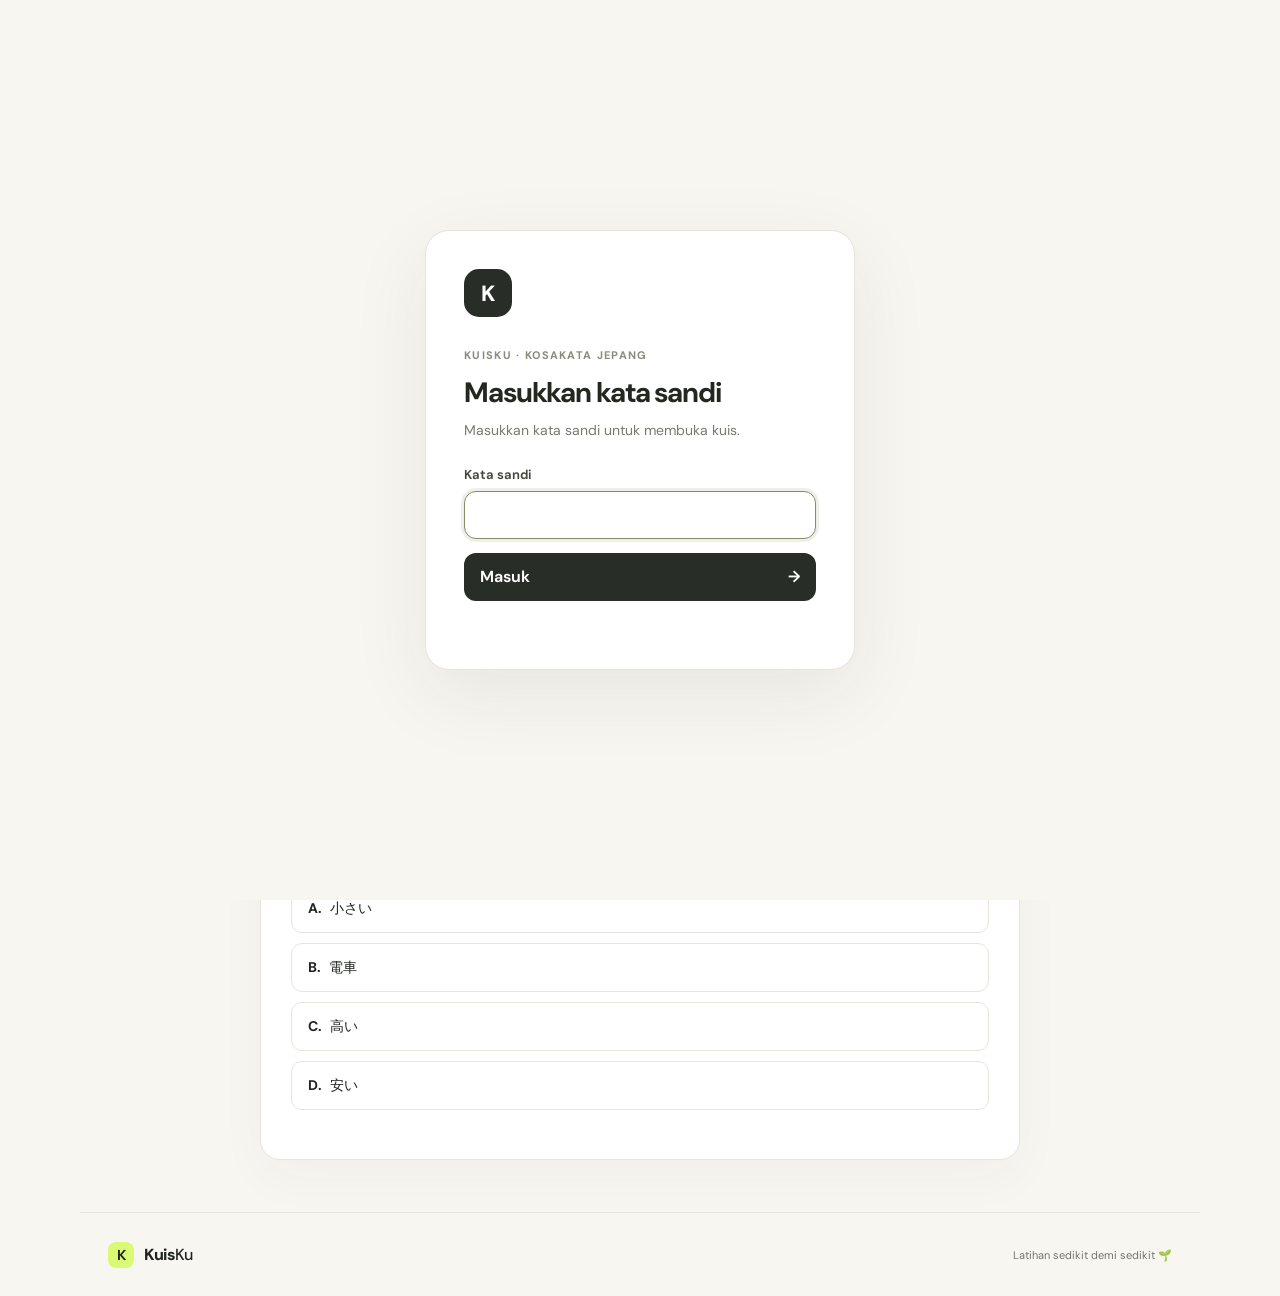
<file: N5/H2.html>
<!doctype html>
<html lang="id">
<head>
  <meta charset="utf-8"><meta name="viewport" content="width=device-width, initial-scale=1">
  <meta name="theme-color" content="#f7f6f1"><meta name="description" content="Kuis N5 H2: latihan 20 kosakata bahasa Jepang dasar.">
  <title>N5 H2 — Kosakata Jepang | KuisKu</title>
  <link rel="stylesheet" href="../style.css"><link rel="stylesheet" href="../auth.css"><script src="../auth.js" defer></script><script src="H2.js" defer></script><script src="../quiz-engine.js" defer></script>
</head>
<body>
  <header class="topbar"><a class="brand" href="../index.html"><span class="brand-mark">K</span><span>Kuis<span class="brand-light">Ku</span></span></a><a class="top-note" href="index.html">← Kembali ke N5</a></header>
  <main id="beranda">
    <section class="hero" aria-labelledby="hero-title">
      <div class="hero-copy"><span class="eyebrow"><span class="live-dot"></span> FOLDER N5 · KOSAKATA HARI 2</span><h1 id="hero-title">H2<span class="question-mark">.</span></h1><p>Latihan 20 kosakata N5: kata sifat dan kata tentang transportasi.</p><a class="text-link" href="#kuis">Mulai kuis <span aria-hidden="true">↓</span></a></div>
      <div class="hero-art" aria-hidden="true"><div class="orbit orbit-one"></div><div class="orbit orbit-two"></div><div class="spark spark-one">✳</div><div class="spark spark-two">✦</div><div class="book">🇯🇵</div><div class="bulb">あ</div><div class="art-tag">20 KATA<br>BARU</div></div>
    </section>
    <section class="quiz-section" id="kuis" aria-labelledby="quiz-title"><div class="section-heading"><div><span class="eyebrow">KOSAKATA JEPANG N5</span><h2 id="quiz-title">Kuis H2</h2></div><span class="small-note">20 pertanyaan</span></div><div class="quiz-panel" id="quiz-panel" aria-live="polite"></div></section>
  </main>
  <footer><a class="brand footer-brand" href="../index.html"><span class="brand-mark">K</span><span>Kuis<span class="brand-light">Ku</span></span></a><span>Latihan sedikit demi sedikit 🌱</span></footer>
</body>
</html>
</file>
<file: style.css>
@import url('https://fonts.googleapis.com/css2?family=DM+Sans:wght@400;500;600;700;800&family=Manrope:wght@400;500;600;700;800&display=swap');
:root{--ink:#20231f;--muted:#72766f;--paper:#f7f6f1;--green:#dafa76;--line:#e6e5dd;--white:#fff;--blue:#dfeeff;--peach:#ffe5d5;--lav:#ece5ff}
*{box-sizing:border-box}html{scroll-behavior:smooth}body{margin:0;background:var(--paper);color:var(--ink);font-family:'DM Sans',sans-serif}a{color:inherit;text-decoration:none}.topbar,footer{height:76px;display:flex;align-items:center;justify-content:space-between;max-width:1120px;margin:auto;padding:0 28px}.brand{display:flex;align-items:center;gap:10px;font-weight:800;font-size:21px;letter-spacing:-.8px}.brand-mark{width:31px;height:31px;border-radius:10px;background:var(--green);display:grid;place-items:center;font-family:Manrope,sans-serif;font-size:17px}.brand-light{font-weight:500}.top-note,.small-note{font-size:13px;color:var(--muted)}main{max-width:1120px;margin:auto;padding:0 28px}.hero{min-height:430px;border-radius:24px;background:#eaf0df;display:flex;align-items:center;justify-content:space-between;padding:60px 8.2%;overflow:hidden;position:relative}.hero-copy{max-width:500px;position:relative;z-index:1}.eyebrow{font-size:10px;letter-spacing:1.5px;font-weight:800;color:#636b56}.live-dot{display:inline-block;width:7px;height:7px;background:#89b82c;border-radius:50%;margin-right:7px}.hero h1{font:800 clamp(38px,5.2vw,60px)/1.12 Manrope,sans-serif;letter-spacing:-3px;margin:20px 0 14px}.question-mark{color:#7e9d43}.hero p{color:#64685f;max-width:390px;font-size:15px;line-height:1.7;margin:0}.text-link{display:inline-flex;gap:10px;align-items:center;margin-top:26px;font-weight:700;font-size:14px;border-bottom:1px solid #757a68;padding-bottom:5px}.hero-art{width:330px;height:290px;position:relative;flex:none}.orbit{position:absolute;border:1px solid #cad5bb;border-radius:50%;transform:rotate(-24deg)}.orbit-one{width:290px;height:190px;top:52px;left:11px}.orbit-two{width:230px;height:270px;top:5px;left:39px}.book,.bulb{position:absolute;display:grid;place-items:center;filter:drop-shadow(0 15px 12px #a8b29355)}.book{font-size:118px;top:69px;left:83px;transform:rotate(-12deg)}.bulb{font-size:55px;top:12px;right:26px;transform:rotate(12deg)}.spark{position:absolute;color:#839b55}.spark-one{font-size:30px;top:45px;left:42px}.spark-two{font-size:25px;bottom:37px;right:27px}.art-tag{position:absolute;bottom:25px;left:18px;background:var(--green);padding:11px 15px;border-radius:5px;font-size:9px;font-weight:800;letter-spacing:1px;line-height:1.5;transform:rotate(-7deg)}.quiz-section{padding:64px 0 42px}.section-heading{display:flex;align-items:flex-end;justify-content:space-between;margin-bottom:24px}.section-heading h2{font:800 27px Manrope,sans-serif;letter-spacing:-1px;margin:8px 0 0}.topic-grid{display:grid;grid-template-columns:repeat(3,1fr);gap:16px}.topic-card{border:1px solid var(--line);background:#fff;border-radius:16px;padding:21px;min-height:180px;display:flex;flex-direction:column;align-items:flex-start;text-align:left;cursor:pointer;transition:transform .18s,border-color .18s,box-shadow .18s;color:var(--ink);font:inherit}.topic-card:hover,.topic-card:focus-visible{transform:translateY(-4px);border-color:#a7b57e;box-shadow:0 12px 30px #343b2010;outline:none}.topic-top{display:flex;align-items:center;justify-content:space-between;width:100%}.topic-icon{width:45px;height:45px;border-radius:13px;display:grid;place-items:center;font-size:22px}.topic-count{font-size:11px;color:var(--muted)}.topic-card h3{font:700 18px Manrope,sans-serif;margin:17px 0 4px;letter-spacing:-.3px}.topic-card p{margin:0;color:var(--muted);font-size:12px}.topic-go{margin-top:auto;align-self:flex-end;font-size:19px;color:#788269}.topic-card[data-topic="science"] .topic-icon{background:var(--blue)}.topic-card[data-topic="history"] .topic-icon{background:var(--peach)}.topic-card[data-topic="language"] .topic-icon{background:var(--lav)}.quiz-panel{max-width:760px;margin:32px auto 10px;background:white;border:1px solid var(--line);border-radius:20px;padding:30px;box-shadow:0 18px 50px #343b2009}.quiz-head{display:flex;align-items:center;justify-content:space-between;margin-bottom:20px}.back-button,.quiet-button{border:0;background:none;color:var(--muted);font:600 13px 'DM Sans',sans-serif;cursor:pointer;padding:8px 0}.quiz-count{color:var(--muted);font-size:12px}.progress{height:6px;background:#eeeee8;border-radius:9px;overflow:hidden;margin-bottom:26px}.progress span{display:block;height:100%;background:#a3ca4d;border-radius:9px;transition:width .3s}.quiz-panel h3{font:700 23px/1.4 Manrope,sans-serif;letter-spacing:-.5px;margin:0 0 20px}.answers{display:grid;gap:10px}.answer-button{width:100%;text-align:left;padding:14px 16px;border:1px solid var(--line);border-radius:11px;background:white;color:var(--ink);font:500 14px 'DM Sans',sans-serif;cursor:pointer;transition:background .16s,border .16s}.answer-button:hover:not(:disabled){background:#f5f8ed;border-color:#b7cb87}.answer-button:focus-visible{outline:2px solid #8aa848;outline-offset:2px}.answer-button.correct{background:#eef8db;border-color:#a5c762}.answer-button.wrong{background:#fff0eb;border-color:#e6a38b}.answer-button:disabled{cursor:default}.explanation{margin:15px 0 0;padding:13px 15px;background:#f5f6f0;border-radius:10px;color:#5e6356;font-size:13px;line-height:1.6}.quiz-actions{display:flex;justify-content:flex-end;margin-top:19px}.primary-button{border:0;border-radius:10px;background:var(--ink);color:white;padding:13px 19px;font:700 13px 'DM Sans',sans-serif;cursor:pointer}.primary-button:hover{background:#42473c}.result{text-align:center;padding:22px 8px}.result-emoji{font-size:46px}.result h3{margin:10px 0 5px}.result p{color:var(--muted);line-height:1.65}.score-big{font:800 48px Manrope,sans-serif;letter-spacing:-2px;margin:14px 0 2px}.result-actions{display:flex;justify-content:center;gap:10px;margin-top:22px}.quiet-button{padding:13px 16px}.why-strip{border-top:1px solid var(--line);padding:22px 0 34px;display:flex;justify-content:space-between;gap:18px;color:#656a60;font-size:12px}.why-strip span{white-space:nowrap}.why-strip b{color:var(--ink)}footer{border-top:1px solid var(--line);height:84px;color:var(--muted);font-size:11px}.footer-brand{color:var(--ink);font-size:16px}.footer-brand .brand-mark{width:26px;height:26px;border-radius:8px;font-size:14px}
@media(max-width:760px){.hero{padding:43px 8%;min-height:390px}.hero-art{position:absolute;right:-95px;bottom:-70px;opacity:.56;transform:scale(.8)}.hero-copy{max-width:100%}.hero h1{font-size:46px}.topic-grid{grid-template-columns:1fr}.topic-card{min-height:145px}.topic-card h3{margin-top:12px}.section-heading{align-items:flex-start;gap:10px;flex-direction:column}.why-strip{flex-direction:column;gap:12px}.quiz-panel{padding:22px}.quiz-panel h3{font-size:20px}footer{padding:0 20px}.topbar,main{padding-left:20px;padding-right:20px}.top-note{font-size:11px}}
@media(prefers-reduced-motion:reduce){*,*::before,*::after{scroll-behavior:auto!important;transition:none!important}}
</file>
<file: auth.css>
body:has(.access-lock) { overflow: hidden; }
.access-lock { position: fixed; inset: 0; z-index: 9999; display: grid; place-items: center; padding: 24px; background: #f7f6f1; }
.access-card { width: min(100%, 430px); padding: 38px; border: 1px solid #e7e4dc; border-radius: 24px; background: #fff; box-shadow: 0 24px 80px #28251a14; }
.access-mark { display: grid; width: 48px; height: 48px; place-items: center; margin-bottom: 26px; border-radius: 15px; background: #292d27; color: #fff; font-weight: 800; font-size: 22px; }
.access-eyebrow { color: #8a8d7e; font-size: 11px; font-weight: 750; letter-spacing: .12em; }
.access-card h1 { margin: 10px 0 8px; color: #242720; font-size: 28px; letter-spacing: -.04em; }
.access-card p { margin: 0 0 24px; color: #777a71; font-size: 14px; line-height: 1.6; }
.access-card label { display: block; margin: 0 0 8px; color: #45483f; font-size: 13px; font-weight: 650; }
.access-card input { box-sizing: border-box; width: 100%; height: 48px; padding: 0 14px; border: 1px solid #dedfd8; border-radius: 12px; background: #fff; color: #242720; font: inherit; outline: none; }
.access-card input:focus { border-color: #858b69; box-shadow: 0 0 0 3px #858b6924; }
.access-card button { display: flex; justify-content: space-between; align-items: center; width: 100%; height: 48px; margin-top: 14px; padding: 0 16px; border: 0; border-radius: 12px; background: #292d27; color: white; font: inherit; font-weight: 650; cursor: pointer; }
.access-card button:hover { background: #41463c; }
.access-card .access-error { min-height: 20px; margin: 10px 0 0; color: #b64242; font-size: 13px; }
@media (max-width: 480px) { .access-card { padding: 28px 23px; } }
</file>
